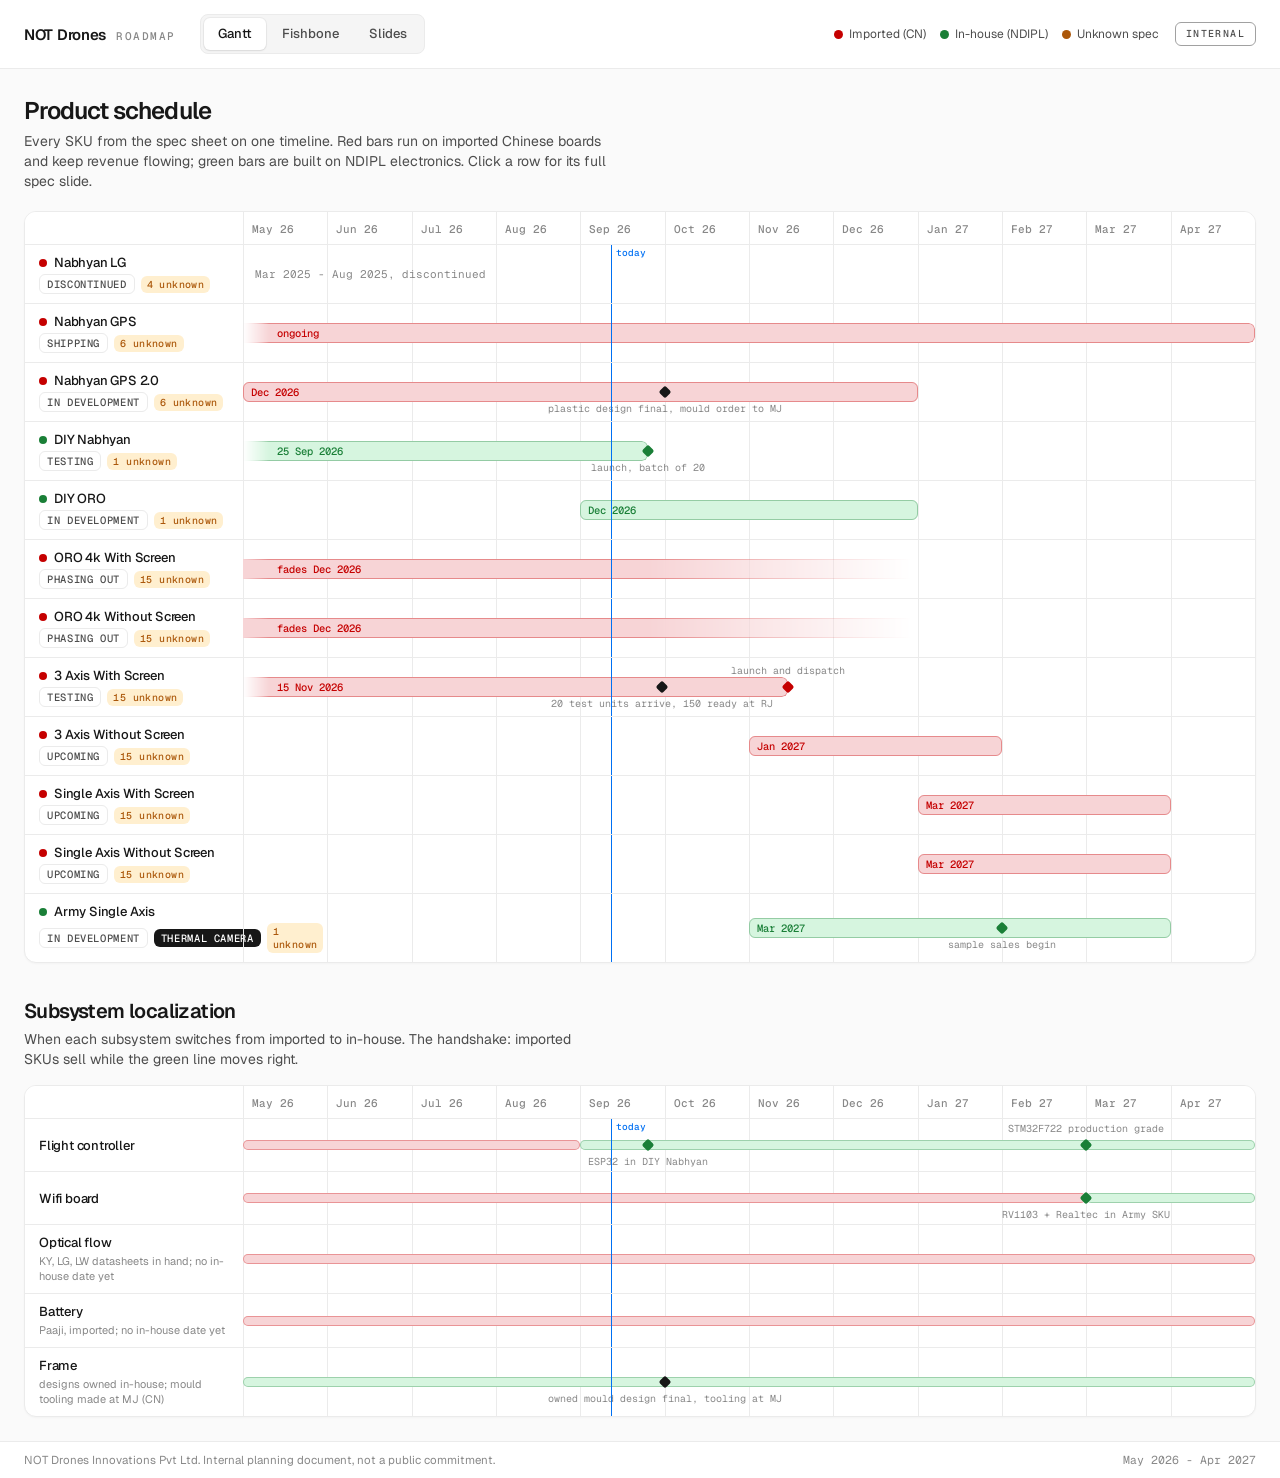
<file: internal/roadmap/index.html>
<!DOCTYPE html>
<!--
  ===========================================================================
  NOT DRONES - PRODUCT ROADMAP & LOCALIZATION TRACKER  (hidden internal page)
  ---------------------------------------------------------------------------
  Unlinked. Reachable only by typing:  <base-url>/internal/roadmap/
  Excluded from search via <meta robots> + /robots.txt.

  Three views of the same DATA object:
    1. Gantt      - product schedule + subsystem localization lanes
    2. Fishbone   - expandable spec tree per SKU
    3. Slides     - one presentation slide per SKU

  ✦ EDIT EVERYTHING IN ONE PLACE ✦
  All content lives in the DATA / FACTORIES / LANES objects in the <script>
  at the bottom. Specs, dates, factories, notes: change them there and every
  view re-renders. Origin color coding derives from FACTORIES[x].origin.

  Design tokens from /DESIGN.md (Vercel-inspired; see Project adaptations).
  ===========================================================================
-->
<html lang="en">
<head>
  <meta charset="UTF-8" />
  <meta name="viewport" content="width=device-width, initial-scale=1.0" />
  <meta name="robots" content="noindex, nofollow" />
  <meta name="theme-color" content="#fafafa" />
  <title>NOT Drones - Roadmap</title>
  <link rel="preconnect" href="https://fonts.googleapis.com" />
  <link rel="preconnect" href="https://fonts.gstatic.com" crossorigin />
  <link rel="stylesheet" href="https://fonts.googleapis.com/css2?family=Geist:wght@400;500;600&family=Geist+Mono:wght@400;500&display=swap" />
  <style>
    :root{
      /* DESIGN.md tokens (Vercel-inspired) */
      --ink:#171717; --body:#4d4d4d; --mute:#888888;
      --hairline:#ebebeb; --hairline-strong:#a1a1a1;
      --canvas:#ffffff; --canvas-soft:#fafafa; --canvas-soft-2:#f5f5f5;
      --link:#0070f3;
      /* Origin semantics (Project adaptations) */
      --imp:#c50000; --imp-soft:#f7d4d6; --imp-bg:#fdf3f3;
      --inh:#1a7f37; --inh-soft:#d6f5df; --inh-bg:#f2fbf5;
      --unk:#ab570a; --unk-soft:#ffefcf;
      --r-sm:6px; --r-md:8px; --r-lg:12px;
      --sans:"Geist",Inter,system-ui,-apple-system,sans-serif;
      --mono:"Geist Mono",ui-monospace,SFMono-Regular,Menlo,monospace;
      --shadow:0 1px 1px rgba(0,0,0,.04),0 4px 8px rgba(0,0,0,.04),0 0 0 1px var(--hairline);
      --shadow-hover:0 1px 1px rgba(0,0,0,.05),0 8px 22px rgba(0,0,0,.09),0 0 0 1px var(--hairline-strong);
    }
    *{box-sizing:border-box}
    html{color-scheme:light}
    html,body{margin:0;padding:0}
    body{
      background:var(--canvas-soft);color:var(--ink);font-family:var(--sans);
      -webkit-font-smoothing:antialiased;min-height:100dvh;display:flex;flex-direction:column;
      font-variant-numeric:tabular-nums;
    }
    button{font-family:var(--sans);touch-action:manipulation}
    h1,h2{text-wrap:balance}
    :is(button,a,[role="button"],[tabindex="0"]):focus-visible{
      outline:2px solid var(--link);outline-offset:2px;border-radius:var(--r-sm);
    }

    /* ============ header ============ */
    header{
      display:flex;align-items:center;gap:16px;flex-wrap:wrap;
      padding:14px 24px;background:var(--canvas);border-bottom:1px solid var(--hairline);
      position:sticky;top:0;z-index:40;
    }
    .brand{display:flex;align-items:baseline;gap:10px}
    .brand b{font-weight:600;font-size:15px;letter-spacing:-.3px}
    .brand span{font:500 11px/16px var(--mono);color:var(--mute);text-transform:uppercase;letter-spacing:.14em}
    .tabs{display:flex;gap:2px;background:var(--canvas-soft-2);border:1px solid var(--hairline);border-radius:var(--r-md);padding:3px;margin-left:8px}
    .tabs button{
      border:0;background:transparent;border-radius:var(--r-sm);padding:6px 14px;cursor:pointer;
      font:500 13px/20px var(--sans);color:var(--body);transition:background .15s,color .15s;
    }
    .tabs button:hover{color:var(--ink)}
    .tabs button[aria-selected="true"]{background:var(--canvas);color:var(--ink);box-shadow:0 1px 2px rgba(0,0,0,.08),0 0 0 1px var(--hairline)}
    .hspacer{flex:1}
    .legend{display:flex;gap:14px;align-items:center;flex-wrap:wrap}
    .legend .li{display:inline-flex;align-items:center;gap:6px;font:400 12px/16px var(--sans);color:var(--body)}
    .ldot{width:9px;height:9px;border-radius:50%;flex:none}
    .ldot.imp{background:var(--imp)} .ldot.inh{background:var(--inh)} .ldot.unk{background:var(--unk)}
    .conf{font:500 10px/14px var(--mono);letter-spacing:.14em;text-transform:uppercase;color:var(--body);
      border:1px solid var(--hairline-strong);padding:4px 10px;border-radius:var(--r-sm)}

    main{flex:1;display:flex;flex-direction:column;min-height:0}
    .view{display:none;flex:1;min-height:0}
    body[data-view="gantt"] #view-gantt{display:block}
    body[data-view="fishbone"] #view-fishbone{display:flex;flex-direction:column}
    body[data-view="slides"] #view-slides{display:flex;flex-direction:column}

    /* ============ shared chips ============ */
    .fchip{
      display:inline-flex;align-items:center;gap:5px;font:500 11px/14px var(--mono);
      border-radius:var(--r-sm);padding:2px 7px;border:1px solid;white-space:nowrap;
    }
    .fchip.imp{color:var(--imp);background:var(--imp-bg);border-color:var(--imp-soft)}
    .fchip.inh{color:var(--inh);background:var(--inh-bg);border-color:var(--inh-soft)}
    .badge-unk{
      display:inline-flex;font:500 10px/13px var(--mono);letter-spacing:.04em;
      color:var(--unk);background:var(--unk-soft);border-radius:var(--r-sm);padding:2px 6px;
    }
    .badge-na{color:var(--mute);font:400 12px/16px var(--mono)}
    .statuschip{
      display:inline-flex;font:500 10.5px/14px var(--mono);letter-spacing:.06em;text-transform:uppercase;
      color:var(--body);border:1px solid var(--hairline);background:var(--canvas);
      border-radius:var(--r-sm);padding:2px 7px;white-space:nowrap;
    }
    .tagchip{
      display:inline-flex;font:500 10.5px/14px var(--mono);letter-spacing:.06em;text-transform:uppercase;
      color:var(--canvas);background:var(--ink);border-radius:var(--r-sm);padding:2px 7px;white-space:nowrap;
    }
    .gnote{position:absolute;left:12px;top:50%;transform:translateY(-50%);font:400 11px/14px var(--mono);color:var(--mute)}

    /* ============ GANTT ============ */
    #view-gantt{overflow-y:auto;padding:24px}
    .gwrap{max-width:1280px;margin:0 auto}
    .gtitle{font:600 24px/32px var(--sans);letter-spacing:-.96px;margin:2px 0 4px}
    .gsub{font:400 14px/20px var(--sans);color:var(--body);max-width:65ch;margin:0 0 20px}
    .gscroll{overflow-x:auto;background:var(--canvas);border:1px solid var(--hairline);border-radius:var(--r-lg);box-shadow:0 1px 2px rgba(0,0,0,.03)}
    .gantt{min-width:1060px;position:relative}
    .gmonths{display:flex;border-bottom:1px solid var(--hairline);position:sticky;top:0;background:var(--canvas);z-index:5}
    .gmonths .gname{flex:none}
    .gmonths .gcell{flex:1;font:500 11px/14px var(--mono);color:var(--mute);padding:10px 0 8px 8px;border-left:1px solid var(--hairline)}
    .gname{width:218px;padding:0 14px;flex:none}
    .grow{display:flex;align-items:stretch;border-bottom:1px solid var(--hairline)}
    .grow[data-slide]{cursor:pointer;transition:background .12s}
    .grow[data-slide]:hover{background:var(--canvas-soft)}
    .grow:last-child{border-bottom:0}
    .grow .gname{display:flex;flex-direction:column;justify-content:center;gap:3px;padding-top:9px;padding-bottom:9px}
    .grow .gname .nm{font:500 13px/17px var(--sans);letter-spacing:-.2px;display:flex;align-items:center;gap:7px}
    .grow .gname .meta{display:flex;gap:6px;align-items:center}
    .odot{width:8px;height:8px;border-radius:50%;flex:none}
    .odot.imp{background:var(--imp)} .odot.inh{background:var(--inh)}
    .gtrack{flex:1;position:relative;min-height:52px}
    .ggrid{position:absolute;inset:0;display:flex;pointer-events:none}
    .ggrid i{flex:1;border-left:1px solid var(--hairline)}
    .gbar{
      position:absolute;top:50%;transform:translateY(-50%);height:20px;border-radius:var(--r-sm);
      display:flex;align-items:center;overflow:visible;
    }
    .gbar.imp{background:var(--imp-soft)} .gbar.inh{background:var(--inh-soft)}
    .gbar .fill{position:absolute;inset:0;border-radius:inherit}
    .gbar.imp .fill{border:1px solid color-mix(in srgb,var(--imp) 35%,transparent)}
    .gbar.inh .fill{border:1px solid color-mix(in srgb,var(--inh) 35%,transparent)}
    .gbar.open-start{border-top-left-radius:0;border-bottom-left-radius:0}
    .gbar.open-start .fill{border-left:0;
      -webkit-mask-image:linear-gradient(90deg,transparent,#000 26px);mask-image:linear-gradient(90deg,transparent,#000 26px)}
    .gbar.open-start{-webkit-mask-image:linear-gradient(90deg,transparent,#000 26px);mask-image:linear-gradient(90deg,transparent,#000 26px)}
    .gbar.fade-end{-webkit-mask-image:linear-gradient(90deg,#000 60%,transparent 99%);mask-image:linear-gradient(90deg,#000 60%,transparent 99%)}
    .gbar .blabel{position:relative;font:500 10.5px/14px var(--mono);padding:0 8px;white-space:nowrap}
    .gbar.imp .blabel{color:var(--imp)} .gbar.inh .blabel{color:var(--inh)}
    .gmark{position:absolute;top:50%;width:9px;height:9px;transform:translate(-50%,-50%) rotate(45deg);border-radius:2px;z-index:2}
    .gmark.imp{background:var(--imp)} .gmark.inh{background:var(--inh)} .gmark.ink{background:var(--ink)}
    .gmark-tip{position:absolute;top:calc(50% + 10px);transform:translateX(-50%);font:400 10px/13px var(--mono);color:var(--mute);white-space:nowrap}
    .today{position:absolute;top:0;bottom:0;width:1px;background:var(--link);z-index:4;pointer-events:none}
    .today::after{content:"today";position:absolute;top:2px;left:5px;font:500 9.5px/12px var(--mono);color:var(--link)}
    .gantt .grow ~ .grow .today::after{content:none}
    .gbar.open-start .blabel{padding-left:34px}
    .gmark-tip.up{top:auto;bottom:calc(50% + 10px)}

    .lanes-h{font:600 20px/28px var(--sans);letter-spacing:-.6px;margin:34px 0 4px}
    .lanes-sub{font:400 14px/20px var(--sans);color:var(--body);max-width:65ch;margin:0 0 16px}
    .lane .gname .nm{font-weight:500}
    .lseg{position:absolute;top:50%;transform:translateY(-50%);height:10px;border-radius:999px}
    .lseg.imp{background:var(--imp-soft);box-shadow:inset 0 0 0 1px color-mix(in srgb,var(--imp) 30%,transparent)}
    .lseg.inh{background:var(--inh-soft);box-shadow:inset 0 0 0 1px color-mix(in srgb,var(--inh) 30%,transparent)}
    .lnote{font:400 11px/15px var(--sans);color:var(--mute)}

    /* ============ FISHBONE ============ */
    #view-fishbone .fbbar{
      display:flex;gap:8px;align-items:center;padding:10px 24px;background:var(--canvas);
      border-bottom:1px solid var(--hairline);flex-wrap:wrap;
    }
    .btn{
      font:500 12.5px/18px var(--sans);color:var(--ink);background:var(--canvas);
      border:1px solid var(--hairline);border-radius:var(--r-sm);padding:6px 12px;cursor:pointer;
      transition:border-color .15s,color .15s;
    }
    .btn:hover{border-color:var(--hairline-strong)}
    .fbhint{font:400 12px/16px var(--sans);color:var(--mute);margin-left:auto}
    .fbviewport{flex:1;overflow:auto;position:relative;cursor:grab;background:var(--canvas-soft);overscroll-behavior:contain}
    .fbviewport.grabbing{cursor:grabbing;user-select:none}
    .fbstage{position:relative}
    .fbstage svg{position:absolute;left:0;top:0;pointer-events:none;z-index:1}
    .fnode{
      position:absolute;z-index:2;background:var(--canvas);border:1px solid var(--hairline);
      border-radius:var(--r-md);padding:8px 11px;box-shadow:var(--shadow);
      width:max-content;max-width:196px;user-select:none;
      transition:transform .35s cubic-bezier(.22,.61,.36,1),opacity .28s ease,box-shadow .15s;
    }
    .fnode.expandable{cursor:pointer}
    .fnode.expandable:hover{box-shadow:var(--shadow-hover)}
    .fnode .fdate{font:500 10.5px/14px var(--mono);color:var(--mute);display:flex;align-items:center;gap:6px;margin-bottom:3px}
    .fnode .flabel{font:500 13px/17px var(--sans);letter-spacing:-.2px}
    .fnode.product .flabel{font-weight:600;font-size:13.5px}
    .fnode .fexp{
      display:inline-flex;align-items:center;gap:4px;margin-top:7px;
      font:500 10.5px/14px var(--mono);color:var(--body);
      background:var(--canvas-soft-2);border:1px solid var(--hairline);border-radius:999px;padding:1px 8px;
    }
    .fnode.open .fexp .sg::before{content:"-"}
    .fnode .fexp .sg::before{content:"+"}
    .fnode .fvalue{font:400 11.5px/15px var(--mono);color:var(--body);margin-top:2px}
    .fnode .fvalue .badge-unk,.fnode .fvalue .badge-na{margin-left:2px}

    /* ============ SLIDES ============ */
    #view-slides{background:var(--canvas-soft-2)}
    .deck{flex:1;display:flex;align-items:center;justify-content:center;padding:22px;min-height:0}
    .slide{
      background:var(--canvas);border:1px solid var(--hairline);border-radius:var(--r-lg);
      box-shadow:0 1px 2px rgba(0,0,0,.04),0 12px 40px rgba(0,0,0,.07);
      width:min(1060px,100%);max-height:100%;overflow-y:auto;padding:40px 48px;
    }
    .slide .s-status{display:flex;gap:8px;align-items:center;flex-wrap:wrap;margin-bottom:14px}
    .slide h1{font:600 32px/40px var(--sans);letter-spacing:-1.28px;margin:0 0 6px}
    .slide h2{font:600 20px/28px var(--sans);letter-spacing:-.6px;margin:26px 0 10px}
    .slide .s-dates{font:500 13px/20px var(--mono);color:var(--body);margin:0 0 4px}
    .slide .s-note{font:400 14px/22px var(--sans);color:var(--body);max-width:72ch;margin:10px 0 0}
    .subsys{display:grid;grid-template-columns:repeat(auto-fit,minmax(250px,1fr));gap:12px;margin-top:18px}
    .subsys .card{border:1px solid var(--hairline);border-radius:var(--r-md);padding:12px 14px;background:var(--canvas)}
    .subsys .card.inh-card{background:var(--inh-bg);border-color:var(--inh-soft)}
    .subsys .card.imp-card{background:var(--imp-bg);border-color:var(--imp-soft)}
    .subsys .chead{display:flex;align-items:center;justify-content:space-between;gap:8px;margin-bottom:8px}
    .subsys .chead b{font:600 13px/18px var(--sans);letter-spacing:-.2px}
    .subsys dl{margin:0;display:grid;grid-template-columns:auto 1fr;gap:3px 12px}
    .subsys dt{font:400 11.5px/16px var(--sans);color:var(--mute)}
    .subsys dd{margin:0;font:500 11.5px/16px var(--mono);color:var(--ink);text-align:right}
    .deckbar{
      display:flex;align-items:center;gap:12px;padding:12px 24px;background:var(--canvas);
      border-top:1px solid var(--hairline);justify-content:center;
    }
    .deckbar .count{font:500 12px/16px var(--mono);color:var(--body);min-width:64px;text-align:center}
    .tslide h1{font-size:40px;line-height:46px;letter-spacing:-1.8px}
    .tslide .big-legend{display:flex;gap:22px;margin:22px 0 0;flex-wrap:wrap}
    .tslide .big-legend .li{display:flex;align-items:center;gap:8px;font:400 14px/20px var(--sans);color:var(--body)}
    .story{font:400 15px/24px var(--sans);color:var(--body);max-width:72ch;margin:14px 0 0}
    .sumgrid{display:grid;grid-template-columns:1fr;gap:8px;margin-top:16px}
    .sumrow{display:flex;align-items:center;gap:12px;border:1px solid var(--hairline);border-radius:var(--r-md);padding:10px 14px}
    .sumrow b{font:500 13px/18px var(--sans);width:150px;flex:none}
    .sumrow .st{font:500 12px/16px var(--mono)}
    .sumrow .st.inh{color:var(--inh)} .sumrow .st.imp{color:var(--imp)}
    .sumrow .why{font:400 12px/16px var(--sans);color:var(--mute);margin-left:auto;text-align:right}

    footer{
      display:flex;justify-content:space-between;gap:12px;flex-wrap:wrap;
      padding:10px 24px;background:var(--canvas);border-top:1px solid var(--hairline);
      font:400 11.5px/16px var(--sans);color:var(--mute);
    }
    footer .mono{font-family:var(--mono)}

    @media(max-width:720px){
      header{padding:10px 16px;gap:10px}
      .legend{display:none}
      #view-gantt{padding:14px}
      .gname{width:150px;padding:0 10px}
      .slide{padding:24px 20px}
      .slide h1{font-size:24px;line-height:30px;letter-spacing:-.9px}
      .tslide h1{font-size:28px;line-height:34px}
      .fbhint{display:none}
      .subsys dl{grid-template-columns:1fr}
      .subsys dd{text-align:left}
      .sumrow{flex-wrap:wrap}
      .sumrow .why{margin-left:0;text-align:left;width:100%}
    }
    @media (prefers-reduced-motion: reduce){
      *{transition:none !important;animation:none !important}
    }
  </style>
</head>
<body data-view="gantt">

  <header>
    <div class="brand"><b>NOT Drones</b><span>Roadmap</span></div>
    <div class="tabs" role="tablist" aria-label="View">
      <button role="tab" aria-selected="true" data-v="gantt">Gantt</button>
      <button role="tab" aria-selected="false" data-v="fishbone">Fishbone</button>
      <button role="tab" aria-selected="false" data-v="slides">Slides</button>
    </div>
    <div class="hspacer"></div>
    <div class="legend">
      <span class="li"><i class="ldot imp"></i>Imported (CN)</span>
      <span class="li"><i class="ldot inh"></i>In-house (NDIPL)</span>
      <span class="li"><i class="ldot unk"></i>Unknown spec</span>
    </div>
    <span class="conf">Internal</span>
  </header>

  <main>
    <section class="view" id="view-gantt"></section>

    <section class="view" id="view-fishbone">
      <div class="fbbar">
        <button class="btn" id="fb-expand">Expand all</button>
        <button class="btn" id="fb-collapse">Collapse all</button>
        <span class="fbhint">Click a node to expand. Drag to pan.</span>
      </div>
      <div class="fbviewport" id="fbviewport" tabindex="0" aria-label="Roadmap fishbone diagram, scrollable"><div class="fbstage" id="fbstage"><svg id="fbsvg"></svg></div></div>
    </section>

    <section class="view" id="view-slides">
      <div class="deck" id="deck"></div>
      <div class="deckbar">
        <button class="btn" id="s-prev" aria-label="Previous slide">&#8592; Prev</button>
        <span class="count" id="s-count" aria-live="polite"></span>
        <button class="btn" id="s-next" aria-label="Next slide">Next &#8594;</button>
      </div>
    </section>
  </main>

  <footer>
    <span>NOT Drones Innovations Pvt Ltd. Internal planning document, not a public commitment.</span>
    <span class="mono">May 2026 - Apr 2027</span>
  </footer>

  <!-- =====================================================================
       ★★★  SINGLE SOURCE OF TRUTH - EDIT THE ROADMAP HERE  ★★★
       FACTORIES: origin "cn" (imported, red) | "in" (NDIPL in-house, green)
       Products:  start/end "YYYY-MM" or "YYYY-MM-DD" | null = open/ongoing
                  status: shipping | testing | dev | upcoming | fading
       Specs:     value "Unknown" renders an amber badge, "NA" renders muted
       ===================================================================== -->
  <script>
  const TL = { first:"2026-05", last:"2027-04" };   // timeline range shown
  const TODAY = "2026-09-12";

  const FACTORIES = {
    LG:    { origin:"cn", note:"Chinese factory partner" },
    LW:    { origin:"cn", note:"Chinese factory partner (camera SDK, mobile app)" },
    Yongyu:{ origin:"cn", note:"Chinese factory partner" },
    BJ:    { origin:"cn", note:"Chinese factory partner" },
    RJ:    { origin:"cn", note:"Chinese factory partner" },
    MJ:    { origin:"cn", note:"Chinese mould factory" },
    KY:    { origin:"cn", note:"Chinese optical-flow supplier" },
    Paaji: { origin:"cn", note:"Battery supplier, imported" },
    NDIPL: { origin:"in", note:"NOT Drones in-house" }
  };

  const DATA = [
    {
      id:"nabhyan-lg", name:"Nabhyan LG", status:"discontinued",
      start:null, end:null, deadlineLabel:"stopped Aug 2025",
      rangeText:"Mar 2025 - Aug 2025, discontinued",
      note:"First non-GPS product, built end to end by LG. Ran March to August 2025 and is discontinued; the GPS SKUs took over.",
      fc:{f:"LG", s:{ MCU:"Panchip PAN2025D", Barometer:"SPL06-001", IMU:"Unknown", GPS:"NA", Compass:"NA", Wireless:"separate IC", Range:"200 m" }},
      wifi:{f:"LG", s:{ MPU:"Unknown", DDR:"NA", Camera:"1080p", Thermal:"NA", "Optical flow support":"Yes", "Wifi IC":"Unknown", Range:"200 m", "SD card":"NA" }},
      of:{f:"LG", s:{ Camera:"Unknown", Board:"Integrated with Wifi", Interface:"UART", Protocol:"Custom - available" }},
      battery:{f:"Paaji", s:{ Configuration:"1S" }},
      frame:{f:"NDIPL", s:{ Material:"Nabhyan Plastic" }}
    },
    {
      id:"nabhyan-gps", name:"Nabhyan GPS", status:"shipping",
      start:null, end:null, deadlineLabel:"ongoing",
      note:"Shipping now; a 200-unit batch is already sold. With-screen only today, no smart GPS features yet (RTH only). Uses a bought open-source mould that anyone can copy.",
      fc:{f:"Yongyu", s:{ MCU:"MM32", Barometer:"SPL06-001", IMU:"Unknown", GPS:"Unknown", Compass:"Unknown", Wireless:"separate IC", Range:"500 m" }},
      wifi:{f:"LW", s:{ MPU:"Unknown", DDR:"NA", Camera:"1080p", Thermal:"NA", "Optical flow support":"Yes", "Wifi IC":"Unknown", Range:"500 m", "SD card":"Available" }},
      of:{f:"LW", s:{ Camera:"Unknown", Board:"Integrated with Wifi", Interface:"UART", Protocol:"Custom - available" }},
      battery:{f:"Paaji", s:{ Configuration:"1S" }},
      frame:{f:"NDIPL", s:{ Material:"Nabhyan Plastic" }}
    },
    {
      id:"gps2", name:"Nabhyan GPS 2.0", status:"dev",
      start:"2026-05", end:"2026-12", deadlineLabel:"Dec 2026",
      markers:[ {d:"2026-10", label:"plastic design final, mould order to MJ", tone:"ink"} ],
      note:"Same circuitry and GPS hardware, transformed: LW mobile app unlocks follow-me and circle, with-screen and without-screen versions, and an NDIPL-designed plastic in an owned MJ mould replaces the copyable open-source shell. Plastic design ran May to Oct 2026.",
      fc:{f:"Yongyu", s:{ MCU:"MM32", Barometer:"SPL06-001", IMU:"Unknown", GPS:"Unknown", Compass:"Unknown", Wireless:"separate IC", Range:"500 m" }},
      wifi:{f:"LW", s:{ MPU:"Unknown", DDR:"NA", Camera:"1080p", Thermal:"NA", "Optical flow support":"Yes", "Wifi IC":"Unknown", Range:"500 m", "SD card":"Available" }},
      of:{f:"LW", s:{ Camera:"Unknown", Board:"Integrated with Wifi", Interface:"UART", Protocol:"Custom - available" }},
      battery:{f:"Paaji", s:{ Configuration:"1S" }},
      frame:{f:"NDIPL", s:{ Material:"New NDIPL design, MJ mould" }}
    },
    {
      id:"diy-nabhyan", name:"DIY Nabhyan", status:"testing",
      start:null, end:"2026-09-25", deadlineLabel:"25 Sep 2026",
      markers:[ {d:"2026-09-25", label:"launch, batch of 20", tone:"inh"} ],
      note:"First fully in-house electronics build: ESP32 flight controller with ESP-NOW comms, 160 g carbon fibre frame, motors and ESCs shared with Nabhyan GPS. Remaining before launch: takeoff feature, optical-flow position-hold tuning, landing refinement. Optical flow from KY with UART protocol datasheet; LG and LW datasheets also in hand.",
      fc:{f:"NDIPL", s:{ MCU:"ESP32", Barometer:"SPL06-001", IMU:"LSM6DS3TR-C", GPS:"NA", Compass:"NA", Wireless:"ESP-NOW", Range:"100 m" }},
      wifi:{f:"NDIPL", s:{ MPU:"NA", DDR:"NA", Camera:"NA", Thermal:"NA", "Optical flow support":"NA", "Wifi IC":"NA", Range:"NA", "SD card":"NA" }},
      of:{f:"KY", s:{ Camera:"Unknown", Board:"Integrated with Wifi", Interface:"UART", Protocol:"Custom - available" }},
      battery:{f:"Paaji", s:{ Configuration:"1S" }},
      frame:{f:"NDIPL", s:{ Material:"Carbon Fibre, 160 g" }}
    },
    {
      id:"diy-oro", name:"DIY ORO", status:"dev",
      start:"2026-09", end:"2026-12", deadlineLabel:"Dec 2026",
      note:"Parallel with DIY Nabhyan, extended by camera integration and range work: LoRa 3 km RC link with long-range testing, experiments with low-cost long-range modules, and the LW camera module for long-range video.",
      fc:{f:"NDIPL", s:{ MCU:"ESP32", Barometer:"SPL06-001", IMU:"LSM6DS3TR-C", GPS:"BN-880", Compass:"BN-880", Wireless:"LoRa", Range:"3 km" }},
      wifi:{f:"NDIPL", s:{ MPU:"NA", DDR:"NA", Camera:"NA", Thermal:"NA", "Optical flow support":"NA", "Wifi IC":"NA", Range:"NA", "SD card":"NA" }},
      of:{f:"LG", s:{ Camera:"Unknown", Board:"Integrated with Wifi", Interface:"UART", Protocol:"Custom - available" }},
      battery:{f:"Paaji", s:{ Configuration:"2S" }},
      frame:{f:"NDIPL", s:{ Material:"Carbon Fibre" }}
    },
    {
      id:"oro4k-ws", name:"ORO 4k With Screen", status:"fading",
      start:null, end:"2026-12", deadlineLabel:"fades Dec 2026",
      note:"In market since March 2025, selling from BJ; ends now that the RJ 3-Axis line starts, fully replaced by December 2026.",
      fc:{f:"BJ", s:{ MCU:"Unknown", Barometer:"Unknown", IMU:"Unknown", GPS:"Unknown", Compass:"Unknown", Wireless:"Unknown", Range:"Unknown" }},
      wifi:{f:"BJ", s:{ MPU:"Unknown", DDR:"Unknown", Camera:"Unknown", Thermal:"NA", "Optical flow support":"Unknown", "Wifi IC":"Unknown", Range:"3 km", "SD card":"Available" }},
      of:{f:"BJ", s:{ Camera:"Unknown", Board:"Integrated with Wifi", Interface:"Unknown", Protocol:"Unknown" }},
      battery:{f:"Paaji", s:{ Configuration:"2S" }},
      frame:{f:"NDIPL", s:{ Material:"ORO Plastic" }}
    },
    {
      id:"oro4k-wos", name:"ORO 4k Without Screen", status:"fading",
      start:null, end:"2026-12", deadlineLabel:"fades Dec 2026",
      note:"In market since March 2025; same fade-out as the with-screen version. Video goes to a phone app over general WiFi, so range is lower than the screen version.",
      fc:{f:"BJ", s:{ MCU:"Unknown", Barometer:"Unknown", IMU:"Unknown", GPS:"Unknown", Compass:"Unknown", Wireless:"Unknown", Range:"Unknown" }},
      wifi:{f:"BJ", s:{ MPU:"Unknown", DDR:"Unknown", Camera:"Unknown", Thermal:"NA", "Optical flow support":"Unknown", "Wifi IC":"Unknown", Range:"3 km", "SD card":"Available" }},
      of:{f:"BJ", s:{ Camera:"Unknown", Board:"Integrated with Wifi", Interface:"Unknown", Protocol:"Unknown" }},
      battery:{f:"Paaji", s:{ Configuration:"2S" }},
      frame:{f:"NDIPL", s:{ Material:"ORO Plastic" }}
    },
    {
      id:"3axis-ws", name:"3 Axis With Screen", status:"testing",
      start:null, end:"2026-11-15", deadlineLabel:"15 Nov 2026",
      markers:[ {d:"2026-09-30", label:"20 test units arrive, 150 ready at RJ", tone:"ink"},
                {d:"2026-11-15", label:"launch and dispatch", tone:"imp"} ],
      note:"In testing now. 20 units reach our facility by end September while RJ holds 150 ready; launch and dispatch on 15 Nov 2026. Replaces ORO 4k.",
      fc:{f:"RJ", s:{ MCU:"Unknown", Barometer:"Unknown", IMU:"Unknown", GPS:"Unknown", Compass:"Unknown", Wireless:"Unknown", Range:"Unknown" }},
      wifi:{f:"RJ", s:{ MPU:"Unknown", DDR:"Unknown", Camera:"Unknown", Thermal:"NA", "Optical flow support":"Unknown", "Wifi IC":"Unknown", Range:"3 km", "SD card":"Available" }},
      of:{f:"RJ", s:{ Camera:"Unknown", Board:"Integrated with Wifi", Interface:"Unknown", Protocol:"Unknown" }},
      battery:{f:"Paaji", s:{ Configuration:"2S" }},
      frame:{f:"NDIPL", s:{ Material:"MJ Plastic" }}
    },
    {
      id:"3axis-wos", name:"3 Axis Without Screen", status:"upcoming",
      start:"2026-11", end:"2027-01", deadlineLabel:"Jan 2027",
      note:"Follows the with-screen launch. Phone-app video over general WiFi; needs the LW camera SDK path, no display board development.",
      fc:{f:"RJ", s:{ MCU:"Unknown", Barometer:"Unknown", IMU:"Unknown", GPS:"Unknown", Compass:"Unknown", Wireless:"Unknown", Range:"Unknown" }},
      wifi:{f:"RJ", s:{ MPU:"Unknown", DDR:"Unknown", Camera:"Unknown", Thermal:"NA", "Optical flow support":"Unknown", "Wifi IC":"Unknown", Range:"3 km", "SD card":"Available" }},
      of:{f:"RJ", s:{ Camera:"Unknown", Board:"Integrated with Wifi", Interface:"Unknown", Protocol:"Unknown" }},
      battery:{f:"Paaji", s:{ Configuration:"2S" }},
      frame:{f:"NDIPL", s:{ Material:"MJ Plastic" }}
    },
    {
      id:"single-ws", name:"Single Axis With Screen", status:"upcoming",
      start:"2027-01", end:"2027-03", deadlineLabel:"Mar 2027",
      note:"Launches early 2027, once 3-Axis sales are stable. Yongyu flight controller with LW wifi board and a separate optical-flow board. With-screen needs a new display board with a DSI cable, a separate development track, and gives longer video range.",
      fc:{f:"Yongyu", s:{ MCU:"Unknown", Barometer:"Unknown", IMU:"Unknown", GPS:"Unknown", Compass:"Unknown", Wireless:"Unknown", Range:"Unknown" }},
      wifi:{f:"LW", s:{ MPU:"Unknown", DDR:"Unknown", Camera:"Unknown", Thermal:"NA", "Optical flow support":"Unknown", "Wifi IC":"Unknown", Range:"3 km", "SD card":"Available" }},
      of:{f:"LW", s:{ Camera:"Unknown", Board:"Separate", Interface:"Unknown", Protocol:"Unknown" }},
      battery:{f:"Paaji", s:{ Configuration:"2S" }},
      frame:{f:"NDIPL", s:{ Material:"MJ Plastic" }}
    },
    {
      id:"single-wos", name:"Single Axis Without Screen", status:"upcoming",
      start:"2027-01", end:"2027-03", deadlineLabel:"Mar 2027",
      note:"Launches early 2027 with the with-screen version, once 3-Axis sales are stable. Phone-app video over general WiFi via the LW camera SDK; lower range than the screen version.",
      fc:{f:"Yongyu", s:{ MCU:"Unknown", Barometer:"Unknown", IMU:"Unknown", GPS:"Unknown", Compass:"Unknown", Wireless:"Unknown", Range:"Unknown" }},
      wifi:{f:"LW", s:{ MPU:"Unknown", DDR:"Unknown", Camera:"Unknown", Thermal:"NA", "Optical flow support":"Unknown", "Wifi IC":"Unknown", Range:"3 km", "SD card":"Available" }},
      of:{f:"LW", s:{ Camera:"Unknown", Board:"Separate", Interface:"Unknown", Protocol:"Unknown" }},
      battery:{f:"Paaji", s:{ Configuration:"2S" }},
      frame:{f:"NDIPL", s:{ Material:"MJ Plastic" }}
    },
    {
      id:"army-single", name:"Army Single Axis", status:"dev", tags:["Thermal camera"],
      start:"2026-11", end:"2027-03", deadlineLabel:"Mar 2027",
      markers:[ {d:"2027-02", label:"sample sales begin", tone:"inh"} ],
      note:"Internal R&D defence configuration, without screen, carrying the Anna thermal camera as its headline payload. In-house STM32F722 flight controller and RV1103 wifi board with Realtec wifi IC; LoRa 3 km link; RJ separate optical flow. Sample sales start around February 2027; the proof that the in-house stack reaches production grade.",
      fc:{f:"NDIPL", s:{ MCU:"STM32F722", Barometer:"SPL06-001", IMU:"ICM42605", GPS:"BN-880", Compass:"BN-880", Wireless:"LoRa", Range:"3 km" }},
      wifi:{f:"NDIPL", s:{ MPU:"RV1103", DDR:"NA", Camera:"1080p", Thermal:"Anna", "Optical flow support":"NA", "Wifi IC":"Realtec", Range:"3 km", "SD card":"Available" }},
      of:{f:"RJ", s:{ Camera:"Unknown", Board:"Separate", Interface:"UART", Protocol:"Custom - available" }},
      battery:{f:"Paaji", s:{ Configuration:"2S" }},
      frame:{f:"NDIPL", s:{ Material:"MJ Plastic" }}
    }
  ];

  /* Subsystem localization lanes: segments of {from,to,origin}, plus markers */
  const LANES = [
    { name:"Flight controller",
      segs:[ {from:null,to:"2026-09",o:"imp"}, {from:"2026-09",to:null,o:"inh"} ],
      markers:[ {d:"2026-09-25", label:"ESP32 in DIY Nabhyan", tone:"inh"},
                {d:"2027-03", label:"STM32F722 production grade", tone:"inh"} ],
      note:"" },
    { name:"Wifi board",
      segs:[ {from:null,to:"2027-03",o:"imp"}, {from:"2027-03",to:null,o:"inh"} ],
      markers:[ {d:"2027-03", label:"RV1103 + Realtec in Army SKU", tone:"inh"} ],
      note:"" },
    { name:"Optical flow",
      segs:[ {from:null,to:null,o:"imp"} ],
      markers:[],
      note:"KY, LG, LW datasheets in hand; no in-house date yet" },
    { name:"Battery",
      segs:[ {from:null,to:null,o:"imp"} ],
      markers:[],
      note:"Paaji, imported; no in-house date yet" },
    { name:"Frame",
      segs:[ {from:null,to:null,o:"inh"} ],
      markers:[ {d:"2026-10", label:"owned mould design final, tooling at MJ", tone:"ink"} ],
      note:"designs owned in-house; mould tooling made at MJ (CN)" }
  ];

  /* ============================ ENGINE ============================ */
  const STATUS = { shipping:"Shipping", testing:"Testing", dev:"In development", upcoming:"Upcoming", fading:"Phasing out", discontinued:"Discontinued" };
  const tagchips = p => (p.tags||[]).map(t=>`<span class="tagchip">${esc(t)}</span>`).join("");

  const mIdx = s => { const [y,m] = s.split("-").map(Number); return (y-2026)*12 + (m-5); };
  const N_MONTHS = mIdx(TL.last) + 1;
  const dX = s => { if(!s) return null;
    const p = s.split("-"); let x = mIdx(p[0]+"-"+p[1]);
    if(p[2]) x += (Number(p[2])-1)/30; return x; };
  const pct = x => (x / N_MONTHS * 100) + "%";
  const monthName = i => {
    const d = new Date(2026, 4 + i, 1);
    return d.toLocaleString("en", {month:"short"}) + " " + String(d.getFullYear()).slice(2);
  };
  const esc = s => String(s).replace(/&/g,"&amp;").replace(/</g,"&lt;").replace(/>/g,"&gt;");

  const originOf = f => FACTORIES[f] ? FACTORIES[f].origin : "cn";
  const coreOrigin = p => (originOf(p.fc.f)==="in" && originOf(p.wifi.f)==="in") ? "inh" : "imp";
  const unknownCount = p => ["fc","wifi","of","battery","frame"]
    .reduce((n,k)=> n + Object.values(p[k].s).filter(v=>v==="Unknown").length, 0);
  const specVal = v =>
    v==="Unknown" ? '<span class="badge-unk">Unknown</span>' :
    v==="NA"      ? '<span class="badge-na">NA</span>' : esc(v);
  const fchip = f => `<span class="fchip ${originOf(f)==="in"?"inh":"imp"}">${esc(f)}</span>`;

  /* ---------------- GANTT ---------------- */
  function ganttMarkers(markers){
    return (markers||[]).map((m,i)=>{
      const x = pct(dX(m.d));
      return `<span class="gmark ${m.tone||"ink"}" style="left:${x}" title="${esc(m.label)}"></span>`+
             `<span class="gmark-tip${i%2?" up":""}" style="left:${x}">${esc(m.label)}</span>`;
    }).join("");
  }
  function ganttBar(p){
    if(p.status==="discontinued")
      return `<span class="gnote">${esc(p.rangeText||p.deadlineLabel)}</span>`;
    const s = p.start ? dX(p.start) : 0;
    const e = p.end   ? dX(p.end)+ (p.end.length===7 ? 1 : 0) : N_MONTHS;  // month end = start of next
    const cls = [ "gbar", coreOrigin(p),
      !p.start ? "open-start":"", (p.status==="fading") ? "fade-end":"" ].join(" ");
    const label = p.deadlineLabel;
    return `<div class="${cls}" style="left:${pct(s)};width:${pct(e-s).replace("%","")}%">
      <span class="fill"></span><span class="blabel">${esc(label)}</span></div>`;
  }
  function renderGantt(){
    const grid = `<div class="ggrid">${"<i></i>".repeat(N_MONTHS)}</div>`;
    const months = `<div class="gmonths"><div class="gname"></div>${
      Array.from({length:N_MONTHS},(_,i)=>`<div class="gcell">${monthName(i)}</div>`).join("")}</div>`;
    const today = `<span class="today" style="left:${pct(dX(TODAY))}"></span>`;

    const rows = DATA.map(p=>`
      <div class="grow" data-slide="${p.id}" role="button" tabindex="0" title="Open slide: ${esc(p.name)}">
        <div class="gname">
          <span class="nm"><i class="odot ${coreOrigin(p)}"></i>${esc(p.name)}</span>
          <span class="meta"><span class="statuschip">${STATUS[p.status]}</span>${tagchips(p)}${
            unknownCount(p) ? `<span class="badge-unk">${unknownCount(p)} unknown</span>` : ""}</span>
        </div>
        <div class="gtrack">${grid}${today}${ganttBar(p)}${ganttMarkers(p.markers)}</div>
      </div>`).join("");

    const lanes = LANES.map(l=>{
      const segs = l.segs.map(sg=>{
        const a = sg.from ? dX(sg.from) : 0;
        const b = sg.to   ? dX(sg.to)   : N_MONTHS;
        return `<span class="lseg ${sg.o}" style="left:${pct(a)};width:${(b-a)/N_MONTHS*100}%"></span>`;
      }).join("");
      return `<div class="grow lane">
        <div class="gname"><span class="nm">${esc(l.name)}</span>${
          l.note?`<span class="lnote">${esc(l.note)}</span>`:""}</div>
        <div class="gtrack">${grid}${today}${segs}${ganttMarkers(l.markers)}</div>
      </div>`;
    }).join("");

    document.getElementById("view-gantt").innerHTML = `
      <div class="gwrap">
        <h1 class="gtitle">Product schedule</h1>
        <p class="gsub">Every SKU from the spec sheet on one timeline. Red bars run on imported Chinese boards and keep revenue flowing; green bars are built on NDIPL electronics. Click a row for its full spec slide.</p>
        <div class="gscroll"><div class="gantt">${months}${rows}</div></div>
        <h2 class="lanes-h">Subsystem localization</h2>
        <p class="lanes-sub">When each subsystem switches from imported to in-house. The handshake: imported SKUs sell while the green line moves right.</p>
        <div class="gscroll"><div class="gantt">${months}${lanes}</div></div>
      </div>`;

    document.querySelectorAll(".grow[data-slide]").forEach(r=>{
      r.addEventListener("click",()=>{ openSlideFor(r.dataset.slide); });
      r.addEventListener("keydown",e=>{ if(e.key==="Enter"||e.key===" "){ e.preventDefault(); openSlideFor(r.dataset.slide); }});
    });
  }

  /* ---------------- FISHBONE ---------------- */
  const SUBSYS = [ ["fc","Flight controller"], ["wifi","Wifi board"], ["of","Optical flow"], ["battery","Battery"], ["frame","Frame"] ];
  function fbTree(){
    return DATA.map(p=>({
      id:p.id, label:p.name, date:p.deadlineLabel, product:p,
      children: SUBSYS.map(([k,label])=>({
        id:p.id+"."+k, label, factory:p[k].f,
        children: Object.entries(p[k].s).map(([sk,sv])=>({
          id:p.id+"."+k+"."+sk, label:sk, value:sv }))
      }))
    }));
  }
  const FB = { nodes: fbTree(), expanded: new Set(), els: new Map() };
  const LEAF_W = 216, GAPX = 36, LV = 118, HPAD = 70, VPAD = 60;

  function fbLayoutNode(n, side, depth, x0){
    n.side = side; n.depth = depth;
    const kids = (FB.expanded.has(n.id) && n.children) ? n.children : [];
    if(!kids.length){ n.x = x0 + LEAF_W/2; return LEAF_W; }
    let c = x0, first=null, last=null;
    kids.forEach(k=>{ const w = fbLayoutNode(k, side, depth+1, c); c += w; if(first===null) first=k.x; last=k.x; });
    n.x = (first+last)/2;
    return c - x0;
  }
  function fbVisible(n, parent){ return !parent || FB.expanded.has(parent.id); }

  function fbRender(animateFrom){
    const stage = document.getElementById("fbstage");
    const svg = document.getElementById("fbsvg");
    let cursor = 0;
    FB.nodes.forEach((m,i)=>{
      m.sideSign = (i%2===0) ? -1 : 1;
      const w = fbLayoutNode(m, m.sideSign, 1, cursor);
      cursor += Math.max(w, LEAF_W) + GAPX;
    });
    const contentW = Math.max(cursor - GAPX, LEAF_W);
    let topD=1, botD=1;
    const scan = (n)=>{ if(n.sideSign<0 || n.side<0) topD=Math.max(topD,n.depth); else botD=Math.max(botD,n.depth);
      if(FB.expanded.has(n.id) && n.children) n.children.forEach(scan); };
    FB.nodes.forEach(scan);
    const spineY = topD*LV + VPAD + 40;
    const worldW = HPAD*2 + contentW, worldH = spineY + botD*LV + VPAD + 40;
    stage.style.width = worldW+"px"; stage.style.height = worldH+"px";
    svg.setAttribute("width", worldW); svg.setAttribute("height", worldH);

    let paths = [`<line x1="${HPAD-30}" y1="${spineY}" x2="${worldW-HPAD+30}" y2="${spineY}" stroke="var(--hairline-strong)" stroke-width="1.5"/>`];
    const seen = new Set();

    function place(n, parent){
      if(parent && !FB.expanded.has(parent.id)){ if(FB.els.has(n.id)){FB.els.get(n.id).remove(); FB.els.delete(n.id);}
        if(n.children) n.children.forEach(c=>place(c,n)); return; }
      const wx = HPAD + n.x;
      const wy = parent ? (spineY + n.side * n.depth * LV) : (spineY + n.sideSign * LV);
      n.side = parent ? n.side : n.sideSign;
      seen.add(n.id);
      let el = FB.els.get(n.id);
      if(!el){
        el = document.createElement("div");
        el.className = "fnode" + (n.product ? " product":"") + (n.children ? " expandable":"");
        if(n.product){
          const p = n.product;
          el.innerHTML = `<div class="fdate"><i class="odot ${coreOrigin(p)}"></i>${esc(n.date)}</div>
            <div class="flabel">${esc(n.label)}</div>
            <div style="margin-top:5px;display:flex;gap:5px;flex-wrap:wrap">
              <span class="statuschip">${STATUS[p.status]}</span>${tagchips(p)}${
              unknownCount(p)?`<span class="badge-unk">${unknownCount(p)} unknown</span>`:""}</div>
            <span class="fexp"><span class="sg"></span> ${n.children.length}</span>`;
        } else if(n.children){
          el.innerHTML = `<div class="flabel">${esc(n.label)}</div>
            <div style="margin-top:5px">${fchip(n.factory)}</div>
            <span class="fexp"><span class="sg"></span> ${n.children.length}</span>`;
        } else {
          el.innerHTML = `<div class="flabel" style="font-weight:500;font-size:12px">${esc(n.label)}</div>
            <div class="fvalue">${specVal(n.value)}</div>`;
        }
        if(n.children){
          el.setAttribute("role","button"); el.setAttribute("tabindex","0");
          el.setAttribute("aria-expanded", String(FB.expanded.has(n.id)));
          el.addEventListener("click", e=>{ e.stopPropagation(); fbToggle(n); });
          el.addEventListener("keydown", e=>{ if(e.key==="Enter"||e.key===" "){ e.preventDefault(); fbToggle(n); }});
        }
        stage.appendChild(el);
        FB.els.set(n.id, el);
        el._tx = wx; el._ty = wy;
        const fx = animateFrom && animateFrom.has(n.id) ? animateFrom.get(n.id) : {x:wx, y:wy};
        el.style.transform = `translate(${fx.x - el.offsetWidth/2}px, ${fx.y - el.offsetHeight/2}px)`;
        el.style.opacity = "0";
        /* read el._tx at frame time: a re-render in the same frame may have
           moved the target, and this callback must not restore stale coords */
        requestAnimationFrame(()=>{ el.style.opacity="1";
          el.style.transform = `translate(${el._tx - el.offsetWidth/2}px, ${el._ty - el.offsetHeight/2}px)`; });
      } else {
        el.classList.toggle("open", FB.expanded.has(n.id));
        if(n.children) el.setAttribute("aria-expanded", String(FB.expanded.has(n.id)));
        el._tx = wx; el._ty = wy;
        el.style.transform = `translate(${wx - el.offsetWidth/2}px, ${wy - el.offsetHeight/2}px)`;
        el.style.opacity = "1";
      }
      n.wx = wx; n.wy = wy;
      if(parent){
        paths.push(`<path d="M ${parent.wx} ${parent.wy} C ${parent.wx} ${(parent.wy+wy)/2}, ${wx} ${(parent.wy+wy)/2}, ${wx} ${wy}" fill="none" stroke="var(--hairline-strong)" stroke-width="1"/>`);
      } else {
        paths.push(`<line x1="${wx}" y1="${spineY}" x2="${wx}" y2="${wy}" stroke="var(--hairline-strong)" stroke-width="1"/>`);
        paths.push(`<circle cx="${wx}" cy="${spineY}" r="3" fill="var(--hairline-strong)"/>`);
      }
      if(n.children) n.children.forEach(c=>{ c.side = n.side; place(c, n); });
    }
    FB.nodes.forEach(m=>place(m, null));
    for(const [id,el] of FB.els){ if(!seen.has(id)){ el.remove(); FB.els.delete(id); } }
    svg.innerHTML = paths.join("");
  }
  function fbToggle(n){
    const from = new Map();
    if(!FB.expanded.has(n.id) && n.children){
      n.children.forEach(c=>from.set(c.id,{x:HPAD+n.x, y:n.wy}));
      FB.expanded.add(n.id);
    } else FB.expanded.delete(n.id);
    fbRender(from);
  }
  function fbAll(open){
    FB.expanded.clear();
    /* expand to subsystem level only; individual specs stay click-to-open,
       a full spec expansion would be ~50k px wide and unreadable */
    if(open) FB.nodes.forEach(n=>FB.expanded.add(n.id));
    fbRender();
  }
  document.getElementById("fb-expand").addEventListener("click", ()=>fbAll(true));
  document.getElementById("fb-collapse").addEventListener("click", ()=>fbAll(false));

  (function pan(){
    const vp = document.getElementById("fbviewport");
    let down=false, sx=0, sy=0, sl=0, st=0;
    vp.addEventListener("pointerdown", e=>{ if(e.target.closest(".fnode")) return;
      down=true; sx=e.clientX; sy=e.clientY; sl=vp.scrollLeft; st=vp.scrollTop;
      vp.classList.add("grabbing"); vp.setPointerCapture(e.pointerId); });
    vp.addEventListener("pointermove", e=>{ if(!down) return;
      vp.scrollLeft = sl-(e.clientX-sx); vp.scrollTop = st-(e.clientY-sy); });
    ["pointerup","pointercancel"].forEach(ev=>vp.addEventListener(ev, ()=>{ down=false; vp.classList.remove("grabbing"); }));
  })();

  /* ---------------- SLIDES ---------------- */
  function productSlide(p){
    const cards = SUBSYS.map(([k,label])=>{
      const o = originOf(p[k].f)==="in" ? "inh" : "imp";
      const rows = Object.entries(p[k].s)
        .map(([sk,sv])=>`<dt>${esc(sk)}</dt><dd>${specVal(sv)}</dd>`).join("");
      return `<div class="card ${o}-card"><div class="chead"><b>${label}</b>${fchip(p[k].f)}</div><dl>${rows}</dl></div>`;
    }).join("");
    return `<div class="slide">
      <div class="s-status"><span class="statuschip">${STATUS[p.status]}</span>${tagchips(p)}${
        unknownCount(p)?`<span class="badge-unk">${unknownCount(p)} unknown specs</span>`:""}
        <span class="fchip ${coreOrigin(p)}">${coreOrigin(p)==="inh"?"in-house core":"imported core"}</span></div>
      <h1>${esc(p.name)}</h1>
      <p class="s-dates">${p.rangeText ? esc(p.rangeText) :
        (p.start? esc(fmtDate(p.start))+" &rarr; " : "in market &rarr; ") + (p.end? esc(fmtDate(p.end)) : "ongoing")}</p>
      ${p.note?`<p class="s-note">${esc(p.note)}</p>`:""}
      <div class="subsys">${cards}</div>
    </div>`;
  }
  function fmtDate(s){ const p=s.split("-");
    const d=new Date(Number(p[0]), Number(p[1])-1, Number(p[2]||1));
    return (p[2]? d.getDate()+" ":"") + d.toLocaleString("en",{month:"short"}) + " " + d.getFullYear(); }

  function titleSlide(){
    return `<div class="slide tslide">
      <h1>From imported to in-house</h1>
      <p class="story">Twelve SKUs, one plan. Chinese factory builds (Yongyu, LW, BJ, RJ) keep revenue flowing today, while NDIPL electronics come online underneath them: ESP32 flight control launches now in DIY Nabhyan, LoRa long range lands in December with DIY ORO, and the production-grade STM32 stack with the Anna thermal camera proves out in the Army single axis, selling samples from February 2027. Each slide is one SKU from the spec sheet; amber marks what we still need to find out.</p>
      <div class="big-legend">
        <span class="li"><i class="ldot imp"></i>Imported (Chinese factory)</span>
        <span class="li"><i class="ldot inh"></i>In-house (NDIPL)</span>
        <span class="li"><i class="ldot unk"></i>Unknown, to be confirmed</span>
      </div></div>`;
  }
  function summarySlide(){
    const rows = LANES.map(l=>{
      const finalO = l.segs[l.segs.length-1].o;
      const when = finalO==="inh"
        ? (l.segs.length>1 ? "in-house from " + fmtDate(l.segs[l.segs.length-1].from) : "in-house from day one")
        : "imported, no date yet";
      return `<div class="sumrow"><b>${esc(l.name)}</b>
        <span class="st ${finalO}">${esc(when)}</span>
        ${l.note?`<span class="why">${esc(l.note)}</span>`:""}</div>`;
    }).join("");
    return `<div class="slide"><h1>Localization scorecard</h1>
      <p class="s-note">Where each subsystem stands on the path in-house.</p>
      <div class="sumgrid">${rows}</div></div>`;
  }

  const SLIDES = [ {id:"_title", html:titleSlide()},
    ...DATA.map(p=>({id:p.id, html:productSlide(p)})),
    {id:"_summary", html:summarySlide()} ];
  let slideIdx = 0;
  function showSlide(i){
    slideIdx = Math.max(0, Math.min(SLIDES.length-1, i));
    document.getElementById("deck").innerHTML = SLIDES[slideIdx].html;
    document.getElementById("s-count").textContent = (slideIdx+1) + " / " + SLIDES.length;
    if(document.body.dataset.view==="slides") syncURL();
  }
  function openSlideFor(id){
    const i = SLIDES.findIndex(s=>s.id===id);
    setView("slides"); showSlide(i<0?0:i);
  }
  document.getElementById("s-prev").addEventListener("click", ()=>showSlide(slideIdx-1));
  document.getElementById("s-next").addEventListener("click", ()=>showSlide(slideIdx+1));
  document.addEventListener("keydown", e=>{
    if(document.body.dataset.view!=="slides") return;
    if(e.key==="ArrowRight"||e.key==="PageDown") showSlide(slideIdx+1);
    if(e.key==="ArrowLeft"||e.key==="PageUp") showSlide(slideIdx-1);
  });

  /* ---------------- view switching ---------------- */
  function setView(v){
    document.body.dataset.view = v;
    document.querySelectorAll(".tabs button").forEach(b=>b.setAttribute("aria-selected", String(b.dataset.v===v)));
    if(v==="fishbone" && !FB.els.size) fbRender();
    syncURL();
  }
  function syncURL(){
    const u = new URL(location.href);
    u.searchParams.set("view", document.body.dataset.view);
    if(document.body.dataset.view==="slides" && SLIDES[slideIdx].id[0] !== "_")
      u.searchParams.set("sku", SLIDES[slideIdx].id);
    else u.searchParams.delete("sku");
    history.replaceState(null, "", u);
  }
  document.querySelectorAll(".tabs button").forEach(b=>b.addEventListener("click", ()=>setView(b.dataset.v)));

  renderGantt();
  showSlide(0);

  /* deep links: ?view=gantt|fishbone|slides[&sku=<id>][&expand=1] */
  const q = new URLSearchParams(location.search);
  const qv = q.get("view");
  if(qv==="fishbone"){ setView("fishbone"); if(q.get("expand")) fbAll(true); }
  else if(qv==="slides"){ q.get("sku") ? openSlideFor(q.get("sku")) : setView("slides"); }
  </script>
</body>
</html>
</file>
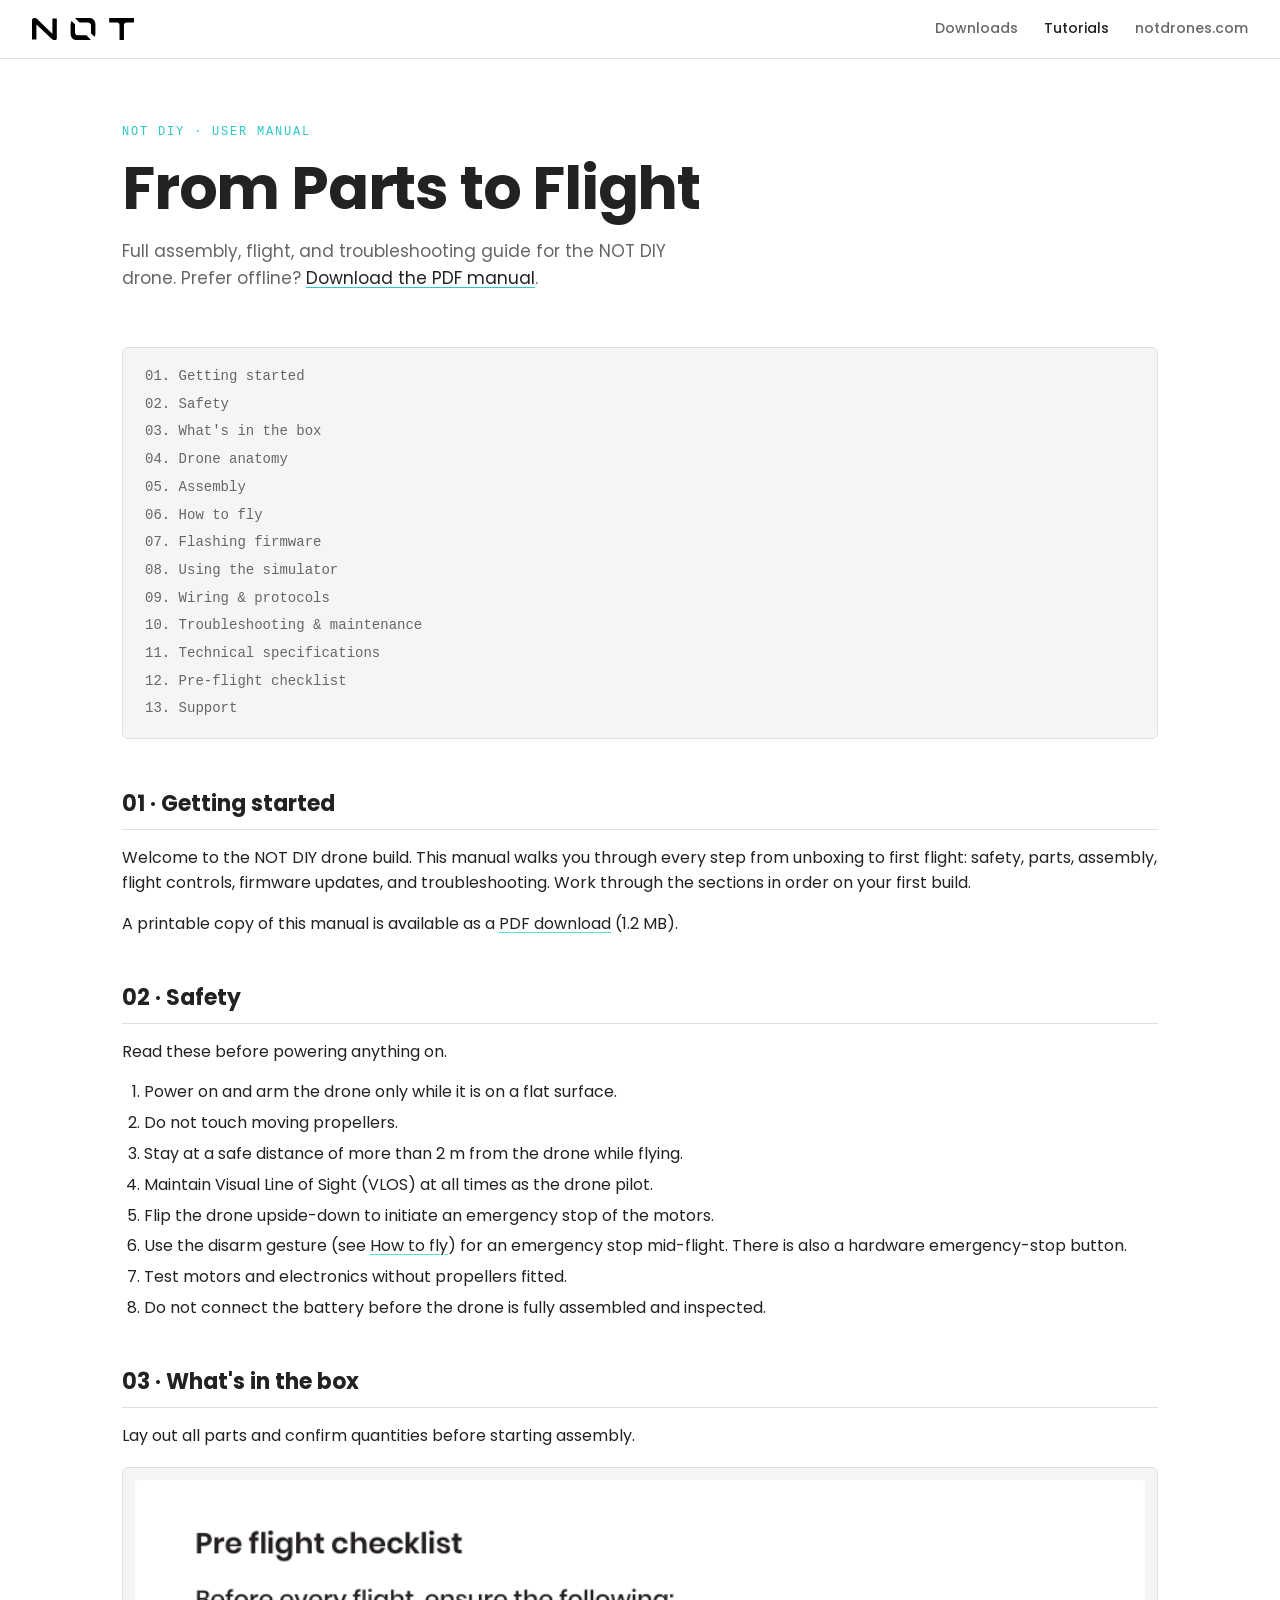
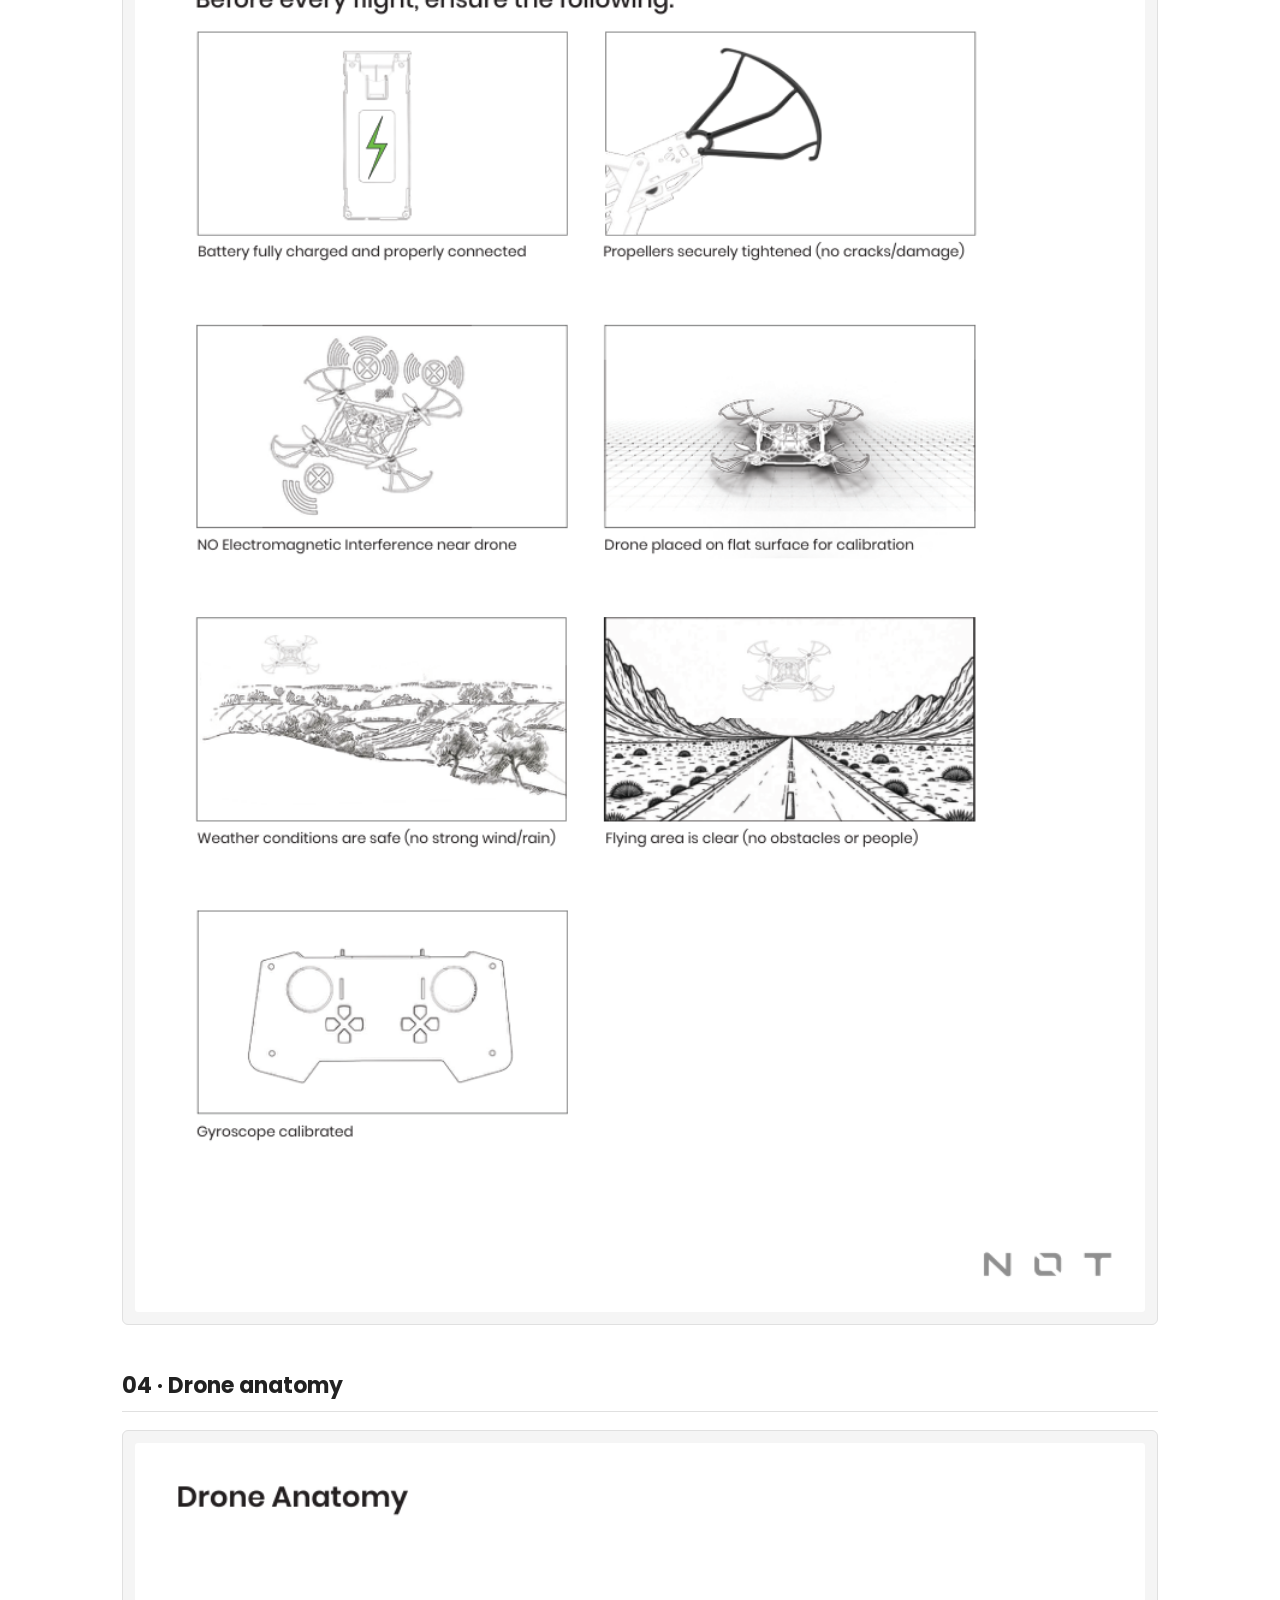
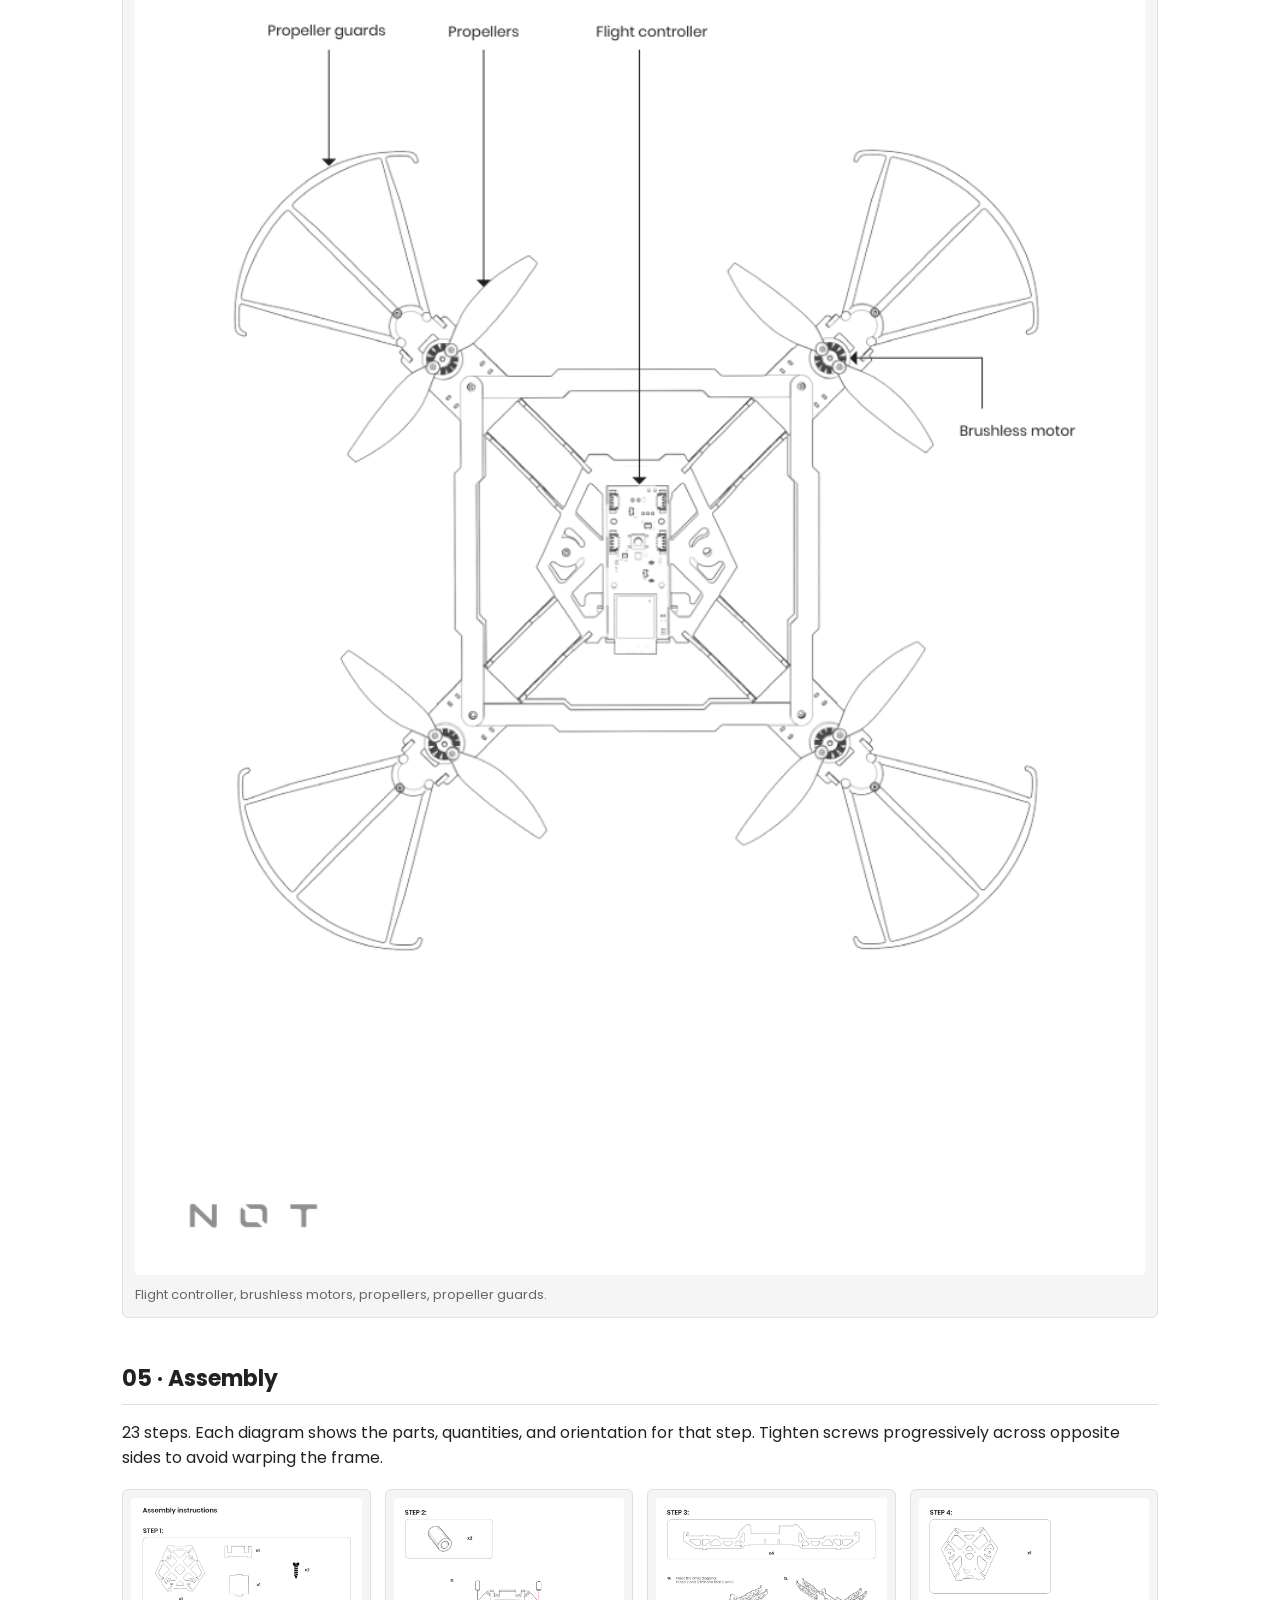
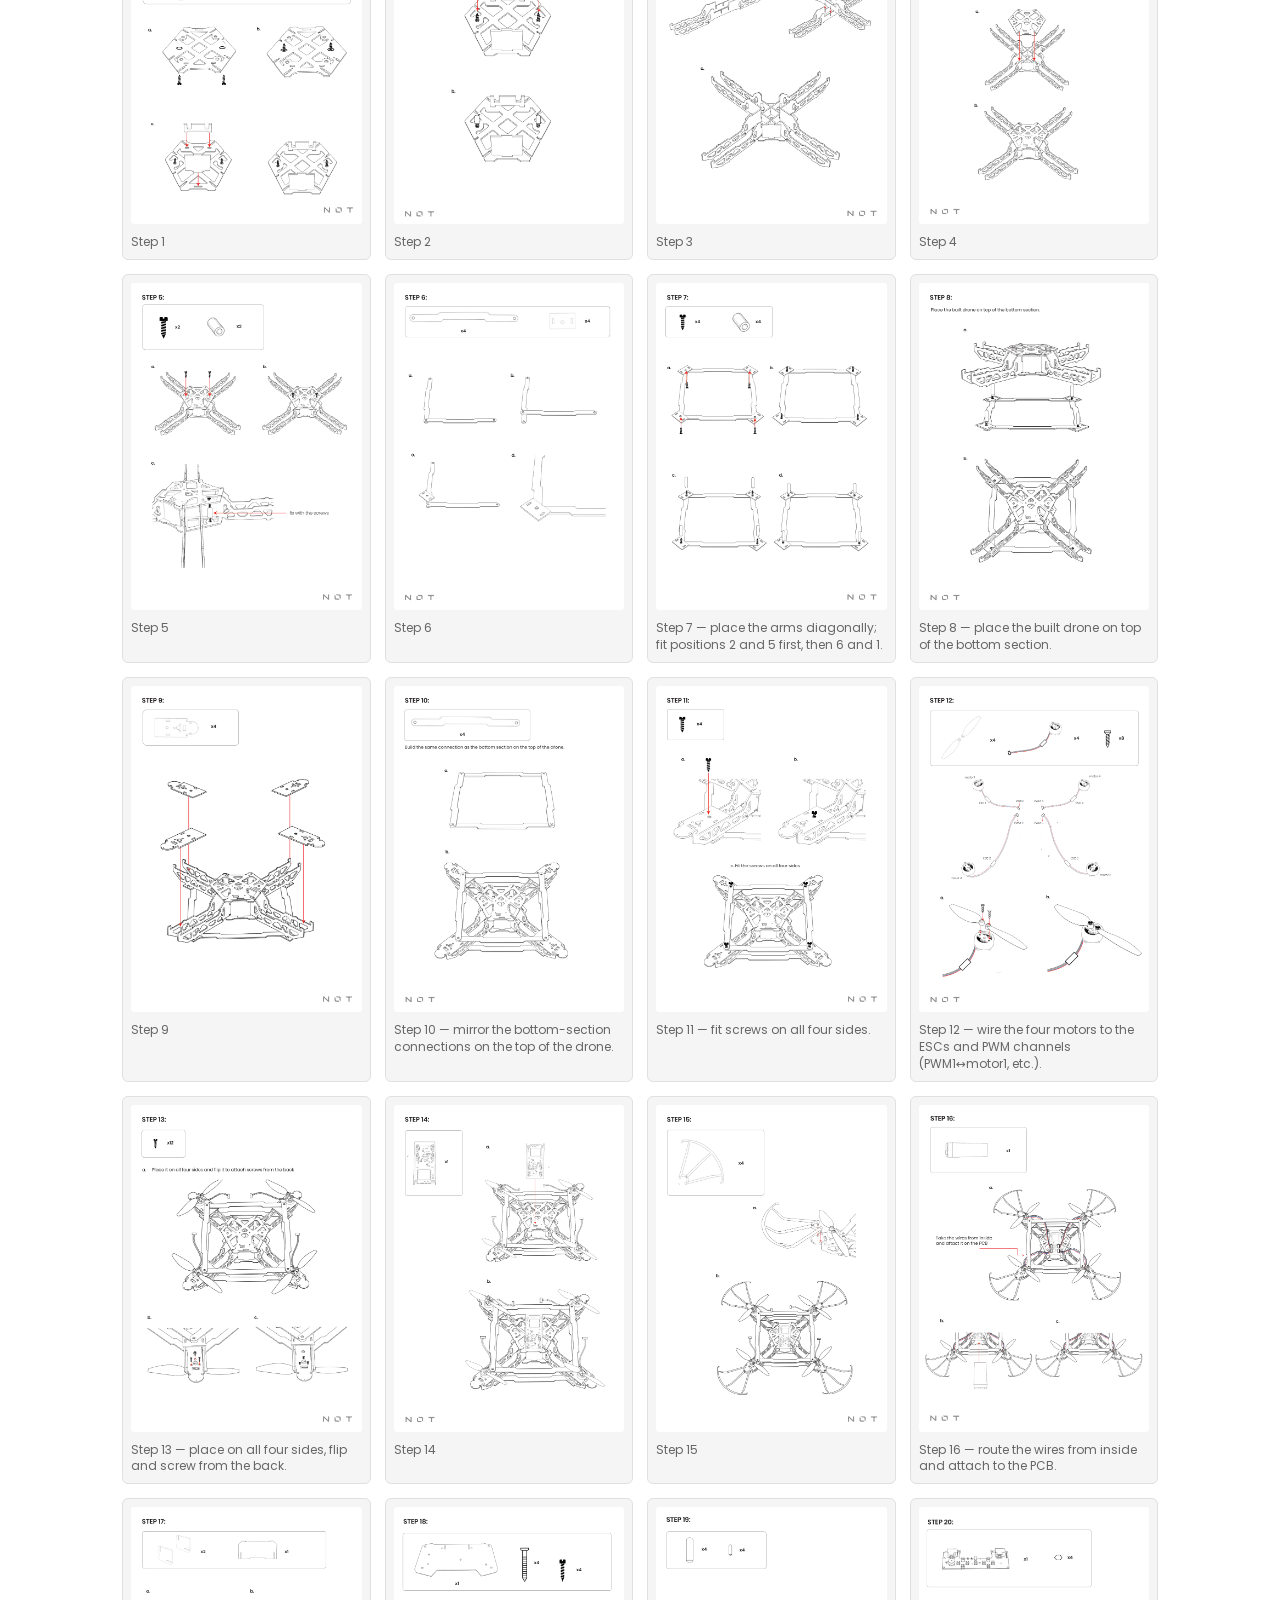
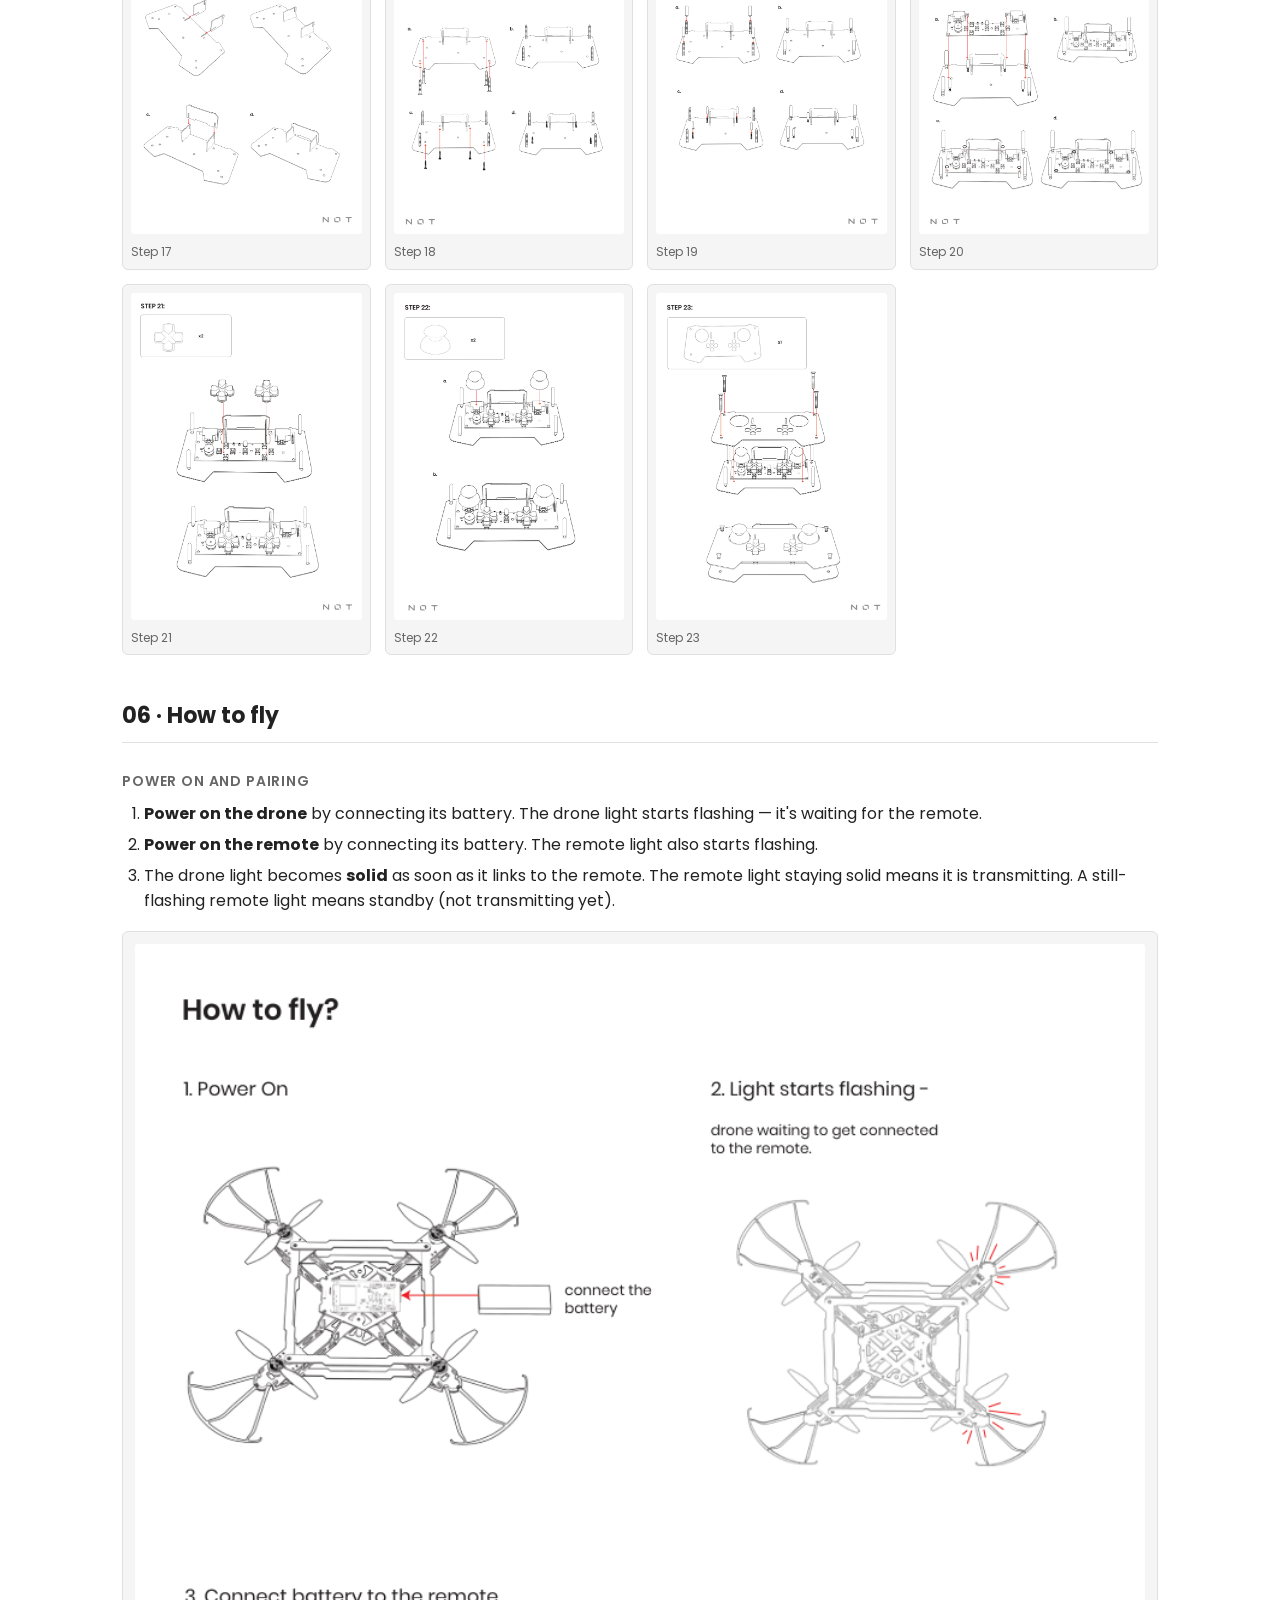
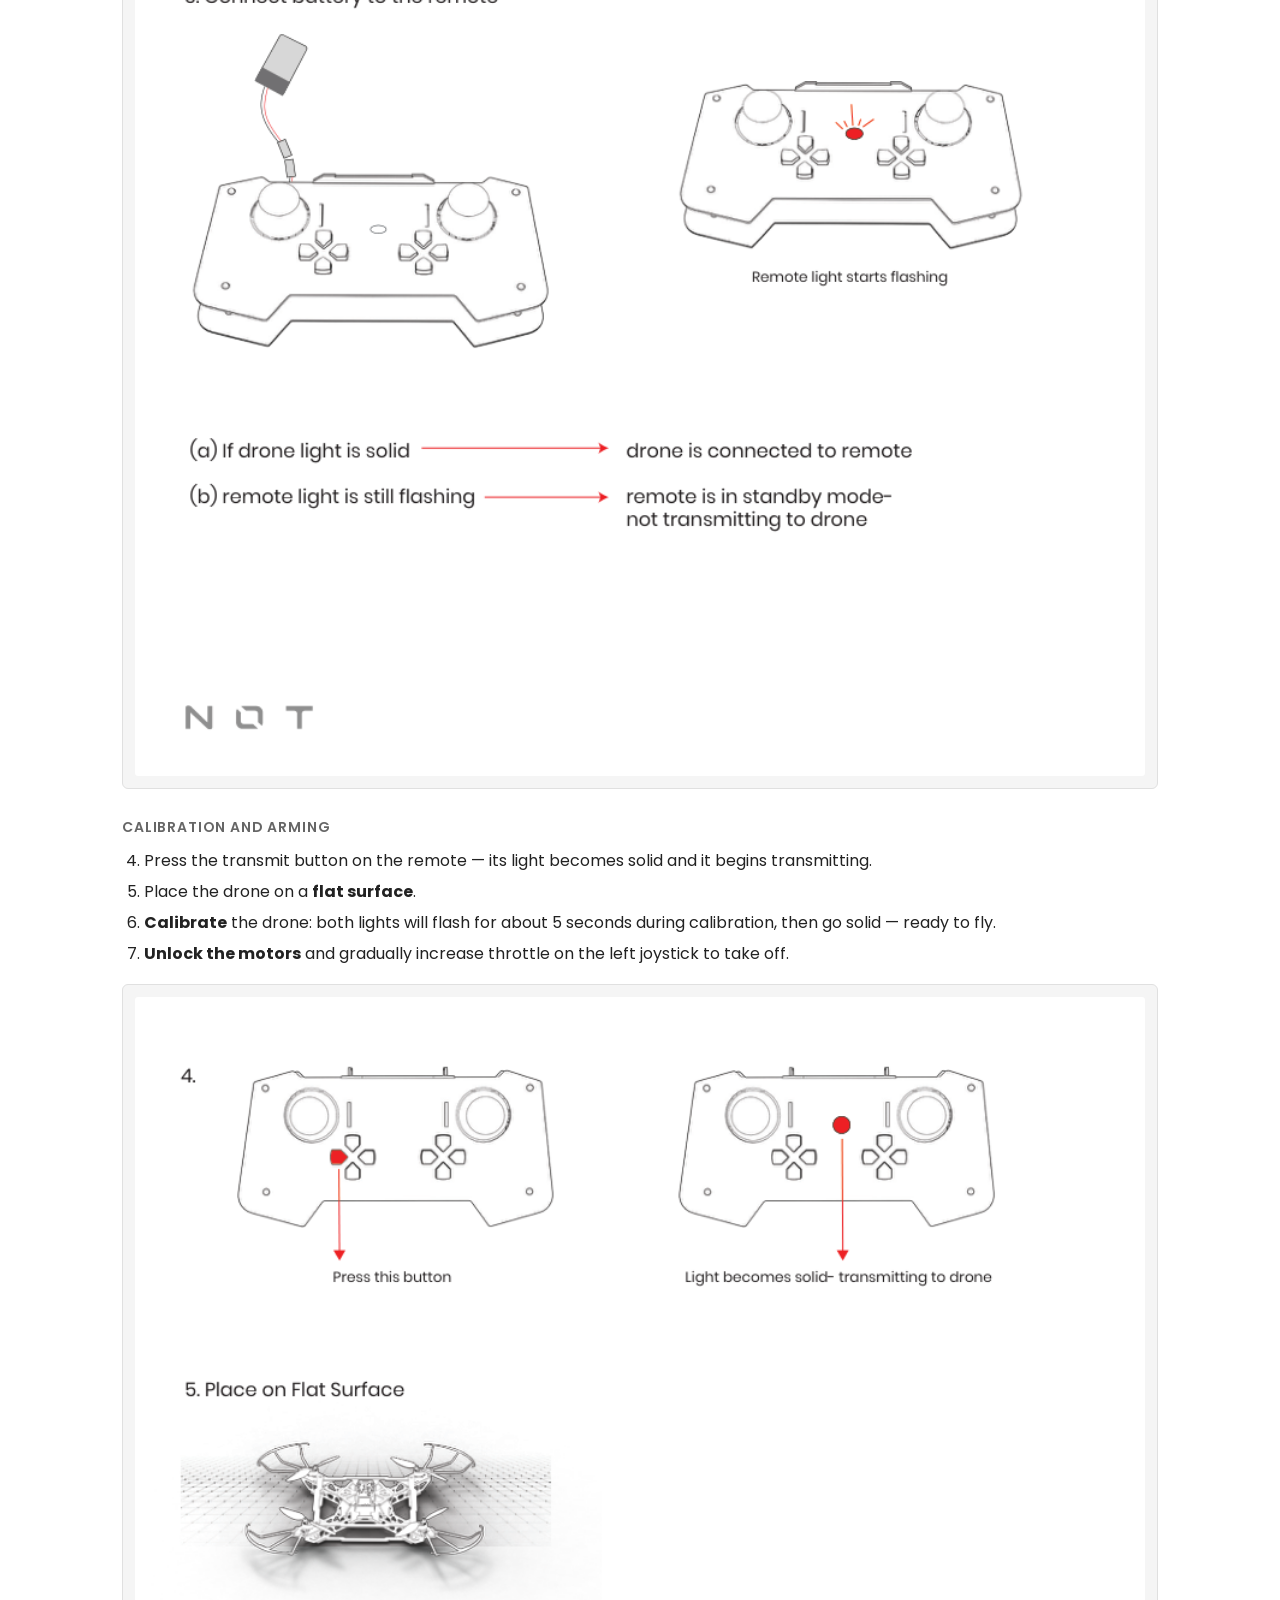
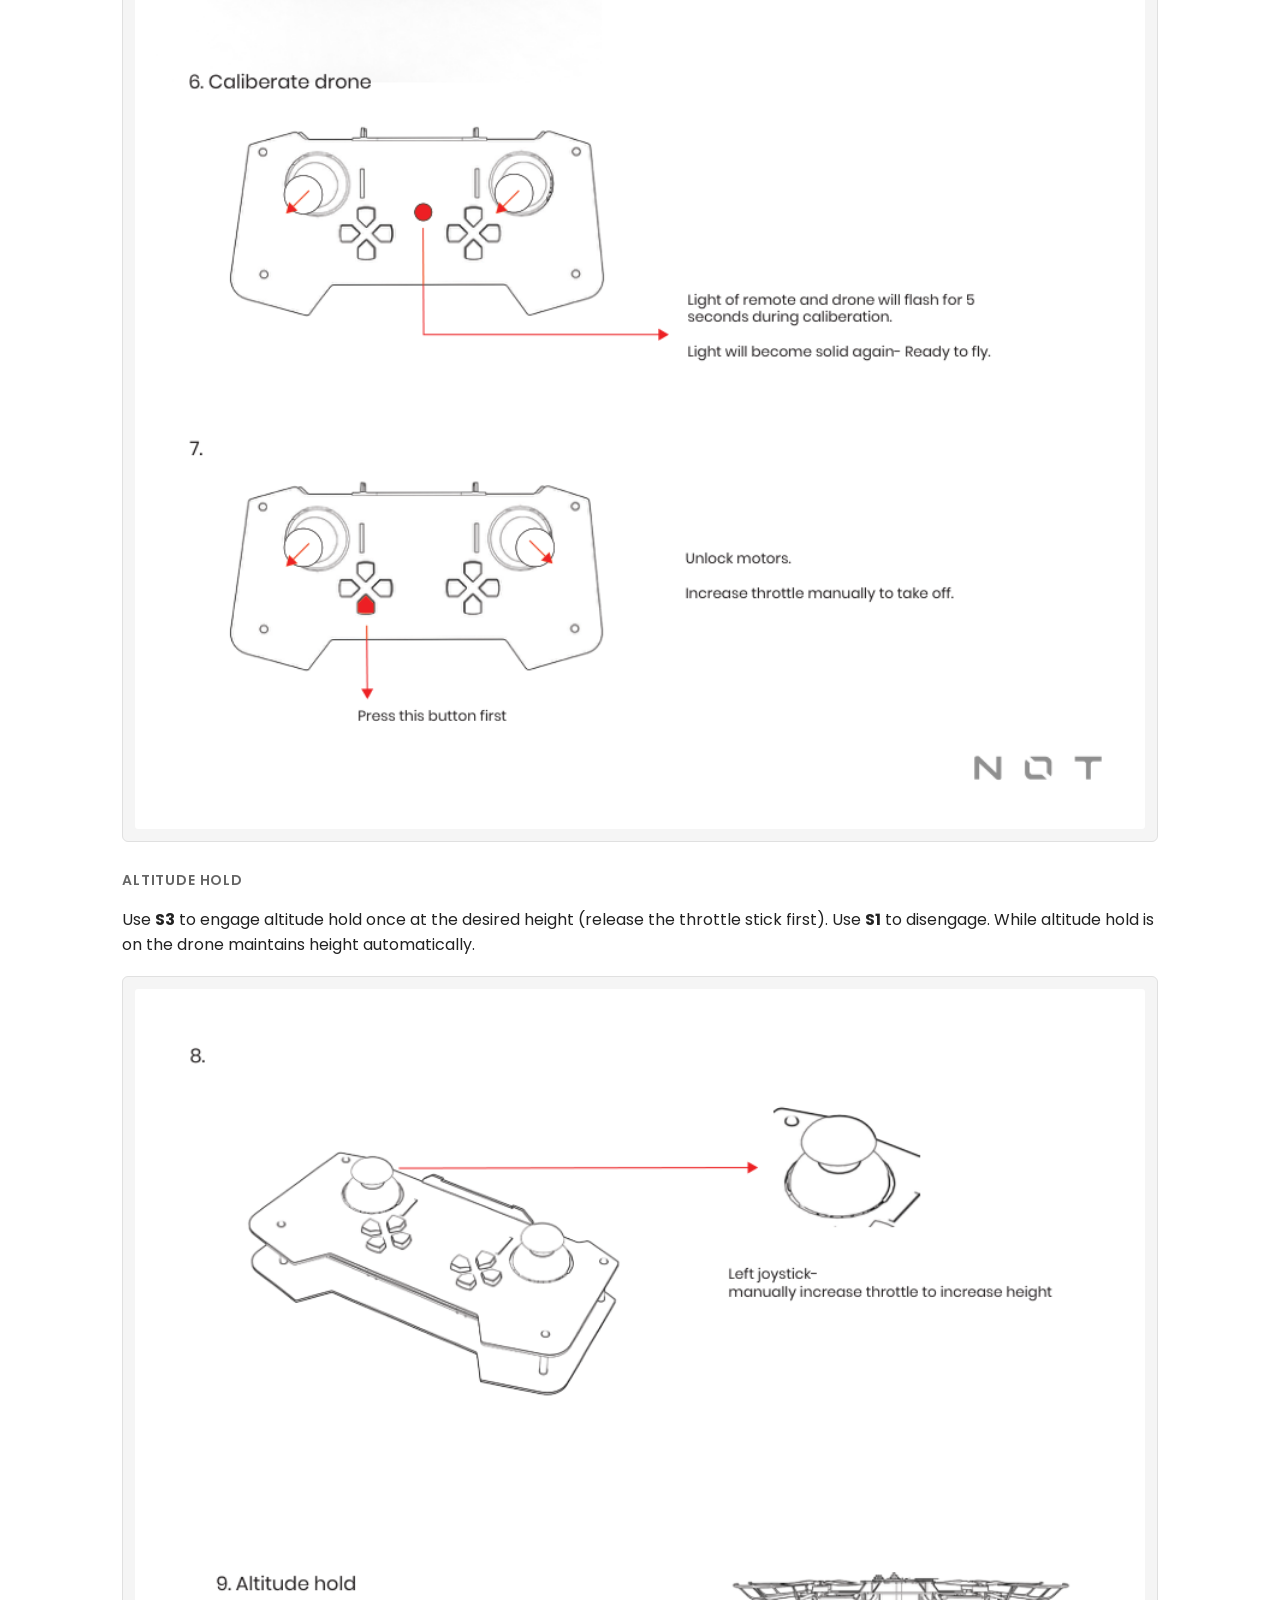
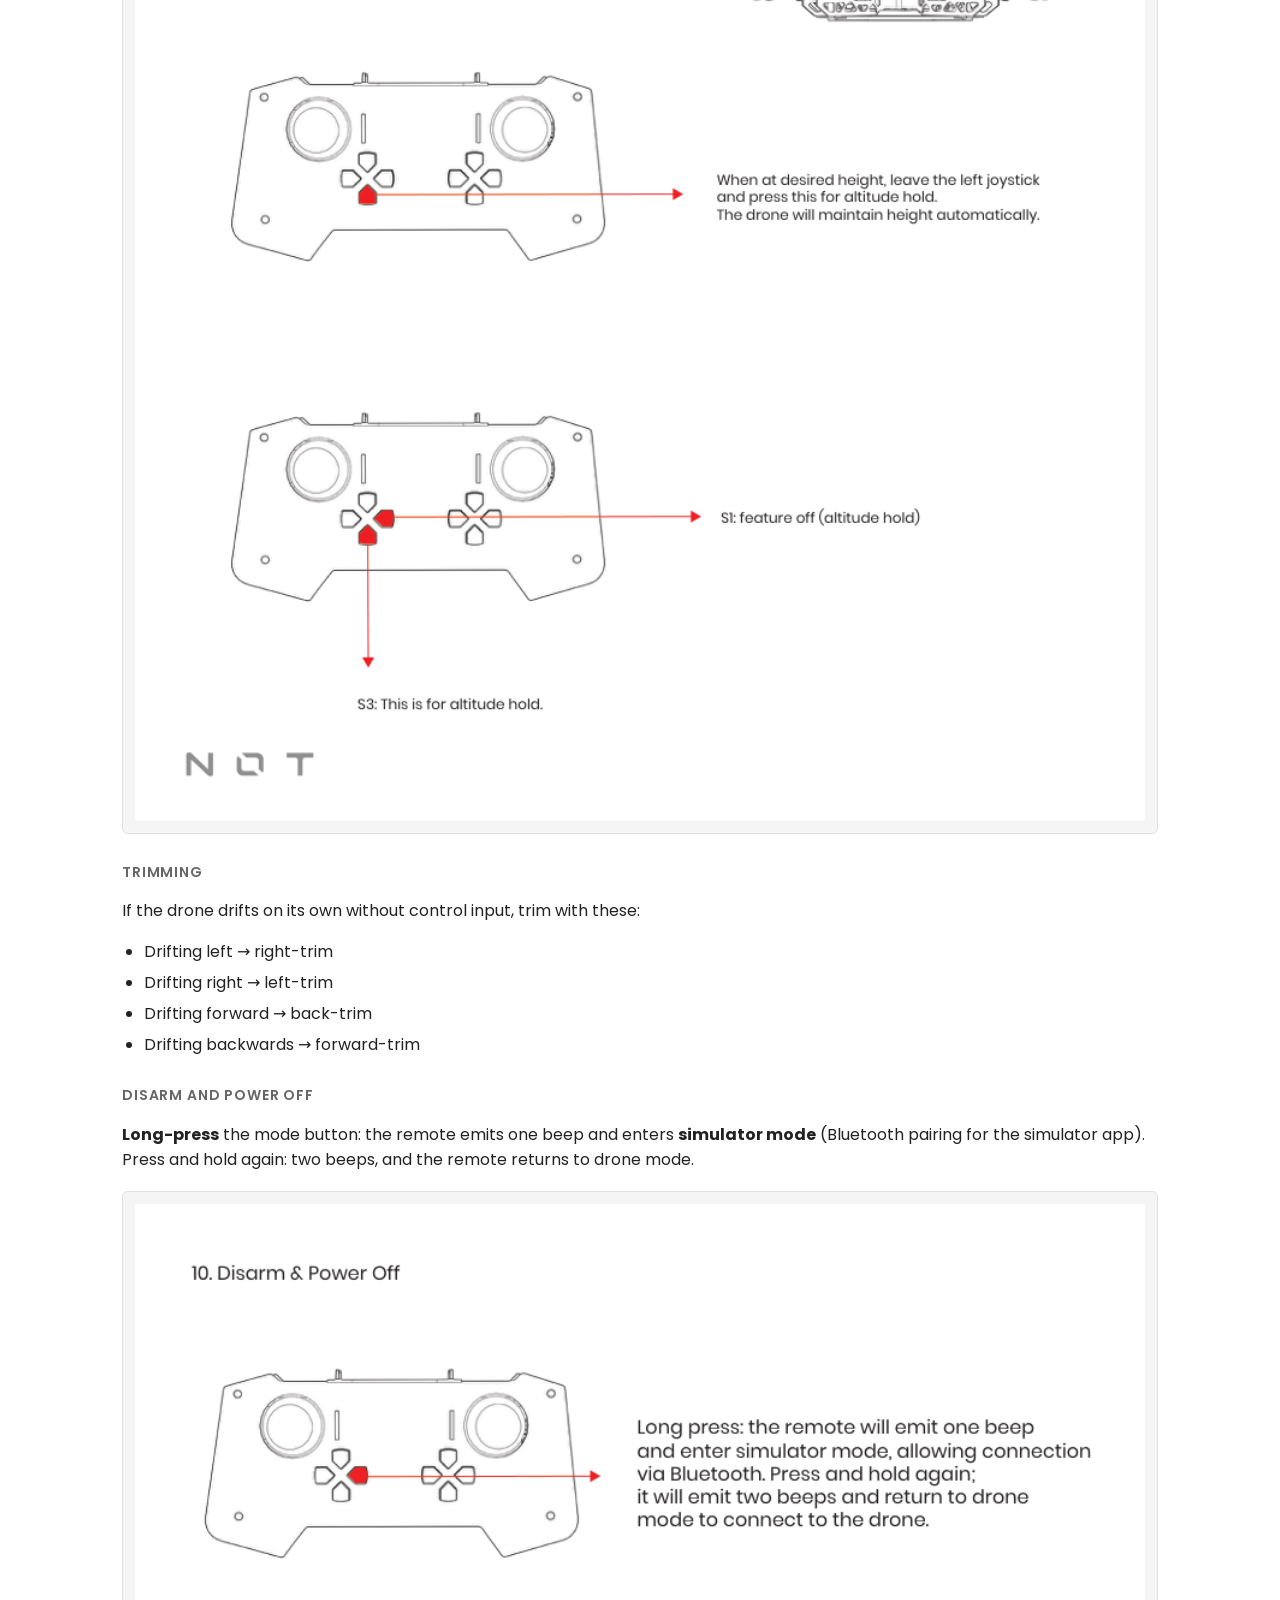
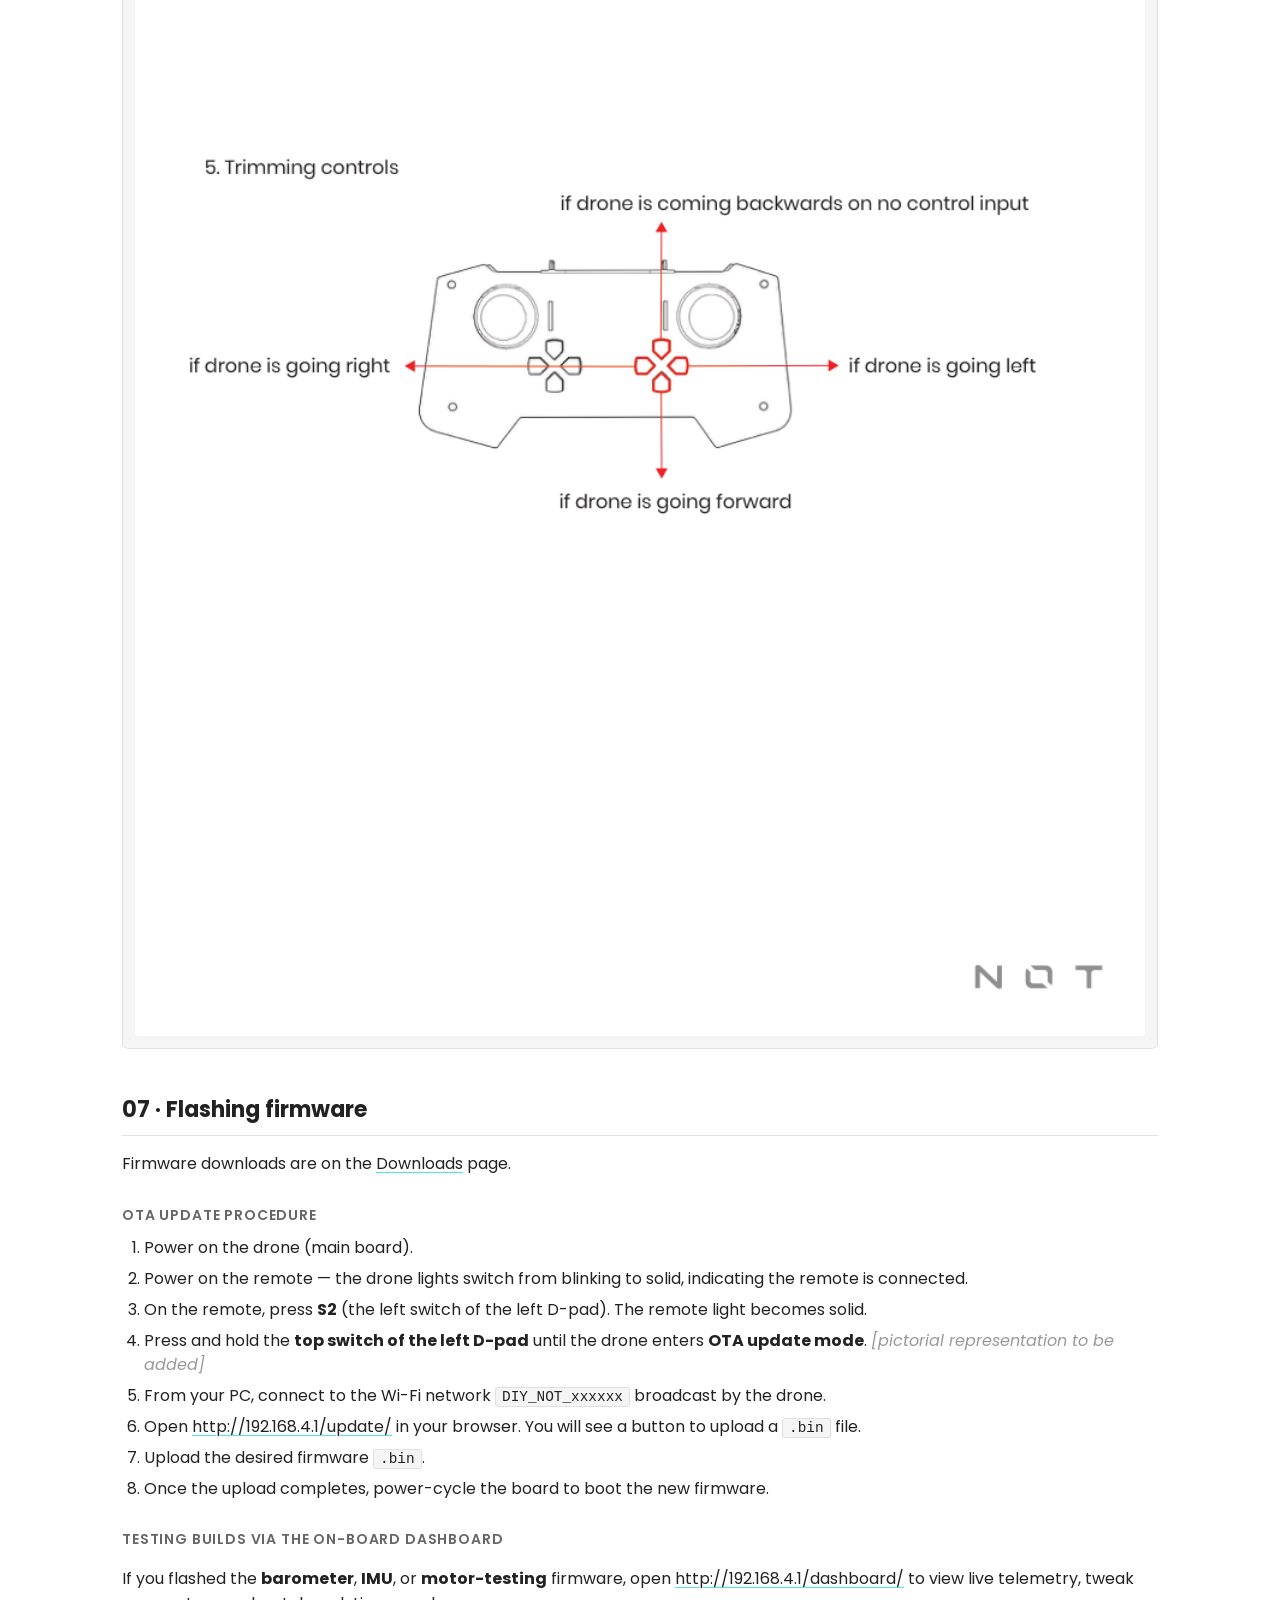
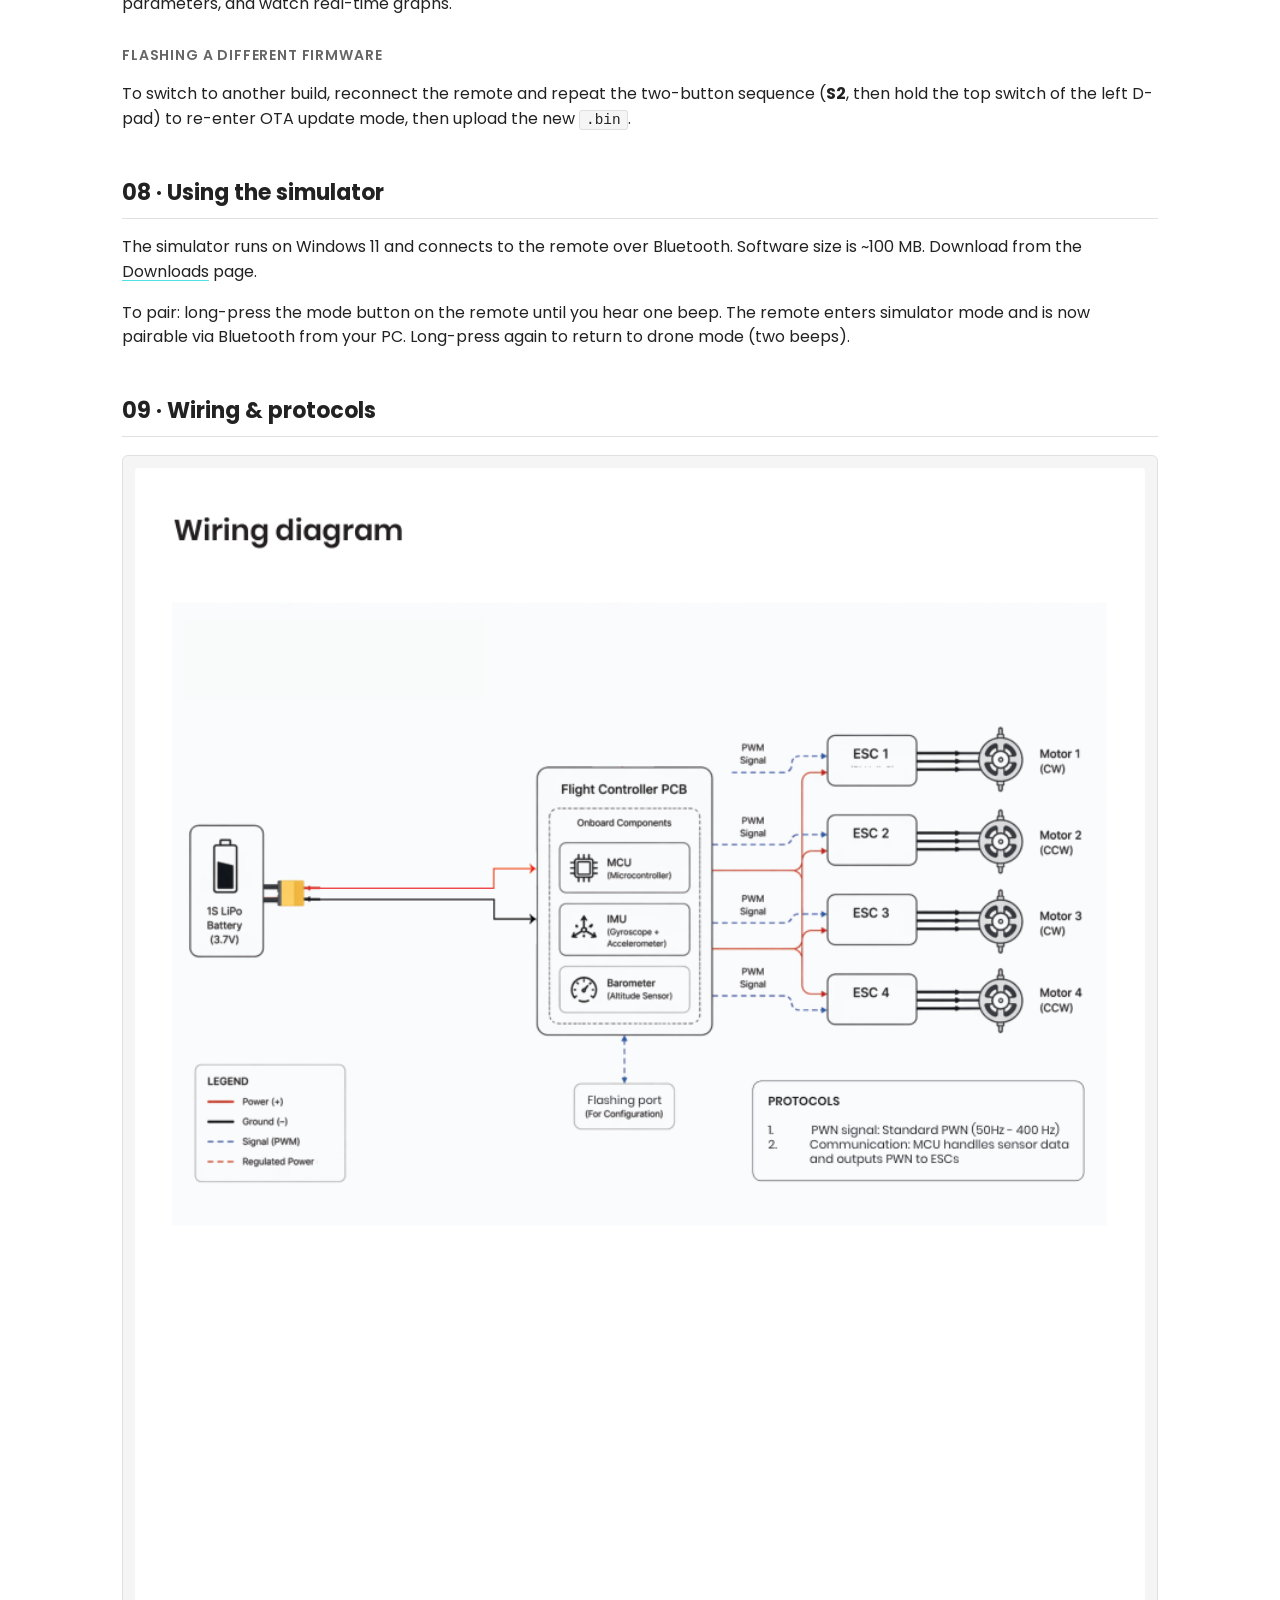
<file: tutorials.html>
<!DOCTYPE html>
<html lang="en">
<head>
  <meta charset="UTF-8" />
  <meta name="viewport" content="width=device-width, initial-scale=1.0" />
  <title>NOT Drones — Manual &amp; Tutorials</title>
  <link rel="icon" type="image/svg+xml" href="assets/logo.svg" />
  <link rel="preconnect" href="https://fonts.googleapis.com" />
  <link rel="preconnect" href="https://fonts.gstatic.com" crossorigin />
  <link rel="stylesheet" href="https://fonts.googleapis.com/css2?family=Poppins:wght@400;500;600;700&display=swap" />
  <link rel="stylesheet" href="css/style.css" />
</head>
<body>
  <header class="site-header">
    <a href="index.html" class="brand">
      <img src="assets/logo.svg" alt="NOT Drones" class="brand-logo" />
    </a>
    <nav class="site-nav">
      <a href="index.html">Downloads</a>
      <a href="tutorials.html" class="active">Tutorials</a>
      <a href="https://notdrones.com/" target="_blank" rel="noopener">notdrones.com</a>
    </nav>
  </header>

  <main class="container">
    <section class="hero">
      <div class="hero-eyebrow">NOT DIY · USER MANUAL</div>
      <h1 class="hero-title">From Parts to Flight</h1>
      <p class="hero-sub">
        Full assembly, flight, and troubleshooting guide for the NOT DIY drone.
        Prefer offline? <a href="assets/manual-diy.pdf" download>Download the PDF manual</a>.
      </p>
    </section>

    <nav class="toc">
      <a href="#getting-started">01. Getting started</a>
      <a href="#safety">02. Safety</a>
      <a href="#in-the-box">03. What's in the box</a>
      <a href="#anatomy">04. Drone anatomy</a>
      <a href="#assembly">05. Assembly</a>
      <a href="#flying">06. How to fly</a>
      <a href="#flashing">07. Flashing firmware</a>
      <a href="#simulator">08. Using the simulator</a>
      <a href="#wiring">09. Wiring &amp; protocols</a>
      <a href="#troubleshooting">10. Troubleshooting &amp; maintenance</a>
      <a href="#specs">11. Technical specifications</a>
      <a href="#checklist">12. Pre-flight checklist</a>
      <a href="#support">13. Support</a>
    </nav>

    <article class="doc">

      <section id="getting-started">
        <h2>01 &middot; Getting started</h2>
        <p>
          Welcome to the NOT DIY drone build. This manual walks you through
          every step from unboxing to first flight: safety, parts, assembly,
          flight controls, firmware updates, and troubleshooting. Work through
          the sections in order on your first build.
        </p>
        <p>
          A printable copy of this manual is available as a
          <a href="assets/manual-diy.pdf" download>PDF download</a> (1.2&nbsp;MB).
        </p>
      </section>

      <section id="safety">
        <h2>02 &middot; Safety</h2>
        <p>Read these before powering anything on.</p>
        <ol>
          <li>Power on and arm the drone only while it is on a flat surface.</li>
          <li>Do not touch moving propellers.</li>
          <li>Stay at a safe distance of more than 2&nbsp;m from the drone while flying.</li>
          <li>Maintain Visual Line of Sight (VLOS) at all times as the drone pilot.</li>
          <li>Flip the drone upside-down to initiate an emergency stop of the motors.</li>
          <li>Use the disarm gesture (see <a href="#flying">How to fly</a>) for an emergency stop mid-flight. There is also a hardware emergency-stop button.</li>
          <li>Test motors and electronics without propellers fitted.</li>
          <li>Do not connect the battery before the drone is fully assembled and inspected.</li>
        </ol>
      </section>

      <section id="in-the-box">
        <h2>03 &middot; What's in the box</h2>
        <p>Lay out all parts and confirm quantities before starting assembly.</p>
        <figure>
          <img src="assets/manual/checklist.png" alt="Pre-flight checklist illustration from the manual" loading="lazy" />
        </figure>
      </section>

      <section id="anatomy">
        <h2>04 &middot; Drone anatomy</h2>
        <figure>
          <img src="assets/manual/anatomy.png" alt="Labelled diagram of the drone: flight controller, brushless motor, propellers, propeller guards" loading="lazy" />
          <figcaption>Flight controller, brushless motors, propellers, propeller guards.</figcaption>
        </figure>
      </section>

      <section id="assembly">
        <h2>05 &middot; Assembly</h2>
        <p>23 steps. Each diagram shows the parts, quantities, and orientation for that step. Tighten screws progressively across opposite sides to avoid warping the frame.</p>
        <div class="gallery">
          <figure><img src="assets/manual/step-01.png" alt="Assembly step 1" loading="lazy" /><figcaption>Step 1</figcaption></figure>
          <figure><img src="assets/manual/step-02.png" alt="Assembly step 2" loading="lazy" /><figcaption>Step 2</figcaption></figure>
          <figure><img src="assets/manual/step-03.png" alt="Assembly step 3" loading="lazy" /><figcaption>Step 3</figcaption></figure>
          <figure><img src="assets/manual/step-04.png" alt="Assembly step 4" loading="lazy" /><figcaption>Step 4</figcaption></figure>
          <figure><img src="assets/manual/step-05.png" alt="Assembly step 5" loading="lazy" /><figcaption>Step 5</figcaption></figure>
          <figure><img src="assets/manual/step-06.png" alt="Assembly step 6" loading="lazy" /><figcaption>Step 6</figcaption></figure>
          <figure><img src="assets/manual/step-07.png" alt="Assembly step 7" loading="lazy" /><figcaption>Step 7 &mdash; place the arms diagonally; fit positions 2 and 5 first, then 6 and 1.</figcaption></figure>
          <figure><img src="assets/manual/step-08.png" alt="Assembly step 8" loading="lazy" /><figcaption>Step 8 &mdash; place the built drone on top of the bottom section.</figcaption></figure>
          <figure><img src="assets/manual/step-09.png" alt="Assembly step 9" loading="lazy" /><figcaption>Step 9</figcaption></figure>
          <figure><img src="assets/manual/step-10.png" alt="Assembly step 10" loading="lazy" /><figcaption>Step 10 &mdash; mirror the bottom-section connections on the top of the drone.</figcaption></figure>
          <figure><img src="assets/manual/step-11.png" alt="Assembly step 11" loading="lazy" /><figcaption>Step 11 &mdash; fit screws on all four sides.</figcaption></figure>
          <figure><img src="assets/manual/step-12.png" alt="Assembly step 12" loading="lazy" /><figcaption>Step 12 &mdash; wire the four motors to the ESCs and PWM channels (PWM1&harr;motor1, etc.).</figcaption></figure>
          <figure><img src="assets/manual/step-13.png" alt="Assembly step 13" loading="lazy" /><figcaption>Step 13 &mdash; place on all four sides, flip and screw from the back.</figcaption></figure>
          <figure><img src="assets/manual/step-14.png" alt="Assembly step 14" loading="lazy" /><figcaption>Step 14</figcaption></figure>
          <figure><img src="assets/manual/step-15.png" alt="Assembly step 15" loading="lazy" /><figcaption>Step 15</figcaption></figure>
          <figure><img src="assets/manual/step-16.png" alt="Assembly step 16" loading="lazy" /><figcaption>Step 16 &mdash; route the wires from inside and attach to the PCB.</figcaption></figure>
          <figure><img src="assets/manual/step-17.png" alt="Assembly step 17" loading="lazy" /><figcaption>Step 17</figcaption></figure>
          <figure><img src="assets/manual/step-18.png" alt="Assembly step 18" loading="lazy" /><figcaption>Step 18</figcaption></figure>
          <figure><img src="assets/manual/step-19.png" alt="Assembly step 19" loading="lazy" /><figcaption>Step 19</figcaption></figure>
          <figure><img src="assets/manual/step-20.png" alt="Assembly step 20" loading="lazy" /><figcaption>Step 20</figcaption></figure>
          <figure><img src="assets/manual/step-21.png" alt="Assembly step 21" loading="lazy" /><figcaption>Step 21</figcaption></figure>
          <figure><img src="assets/manual/step-22.png" alt="Assembly step 22" loading="lazy" /><figcaption>Step 22</figcaption></figure>
          <figure><img src="assets/manual/step-23.png" alt="Assembly step 23" loading="lazy" /><figcaption>Step 23</figcaption></figure>
        </div>
      </section>

      <section id="flying">
        <h2>06 &middot; How to fly</h2>

        <h3>Power on and pairing</h3>
        <ol>
          <li><strong>Power on the drone</strong> by connecting its battery. The drone light starts flashing &mdash; it's waiting for the remote.</li>
          <li><strong>Power on the remote</strong> by connecting its battery. The remote light also starts flashing.</li>
          <li>The drone light becomes <strong>solid</strong> as soon as it links to the remote. The remote light staying solid means it is transmitting. A still-flashing remote light means standby (not transmitting yet).</li>
        </ol>
        <figure>
          <img src="assets/manual/fly-1.png" alt="Power-on and pairing diagram" loading="lazy" />
        </figure>

        <h3>Calibration and arming</h3>
        <ol start="4">
          <li>Press the transmit button on the remote &mdash; its light becomes solid and it begins transmitting.</li>
          <li>Place the drone on a <strong>flat surface</strong>.</li>
          <li><strong>Calibrate</strong> the drone: both lights will flash for about 5 seconds during calibration, then go solid &mdash; ready to fly.</li>
          <li><strong>Unlock the motors</strong> and gradually increase throttle on the left joystick to take off.</li>
        </ol>
        <figure>
          <img src="assets/manual/fly-2.png" alt="Calibration and arming diagram" loading="lazy" />
        </figure>

        <h3>Altitude hold</h3>
        <p>
          Use <strong>S3</strong> to engage altitude hold once at the desired height
          (release the throttle stick first). Use <strong>S1</strong> to disengage.
          While altitude hold is on the drone maintains height automatically.
        </p>
        <figure>
          <img src="assets/manual/fly-3.png" alt="Altitude hold control diagram" loading="lazy" />
        </figure>

        <h3>Trimming</h3>
        <p>If the drone drifts on its own without control input, trim with these:</p>
        <ul>
          <li>Drifting left &rarr; right-trim</li>
          <li>Drifting right &rarr; left-trim</li>
          <li>Drifting forward &rarr; back-trim</li>
          <li>Drifting backwards &rarr; forward-trim</li>
        </ul>

        <h3>Disarm and power off</h3>
        <p>
          <strong>Long-press</strong> the mode button: the remote emits one beep
          and enters <strong>simulator mode</strong> (Bluetooth pairing for the
          simulator app). Press and hold again: two beeps, and the remote returns
          to drone mode.
        </p>
        <figure>
          <img src="assets/manual/fly-4.png" alt="Disarm and mode-toggle diagram" loading="lazy" />
        </figure>
      </section>

      <section id="flashing">
        <h2>07 &middot; Flashing firmware</h2>
        <p>Firmware downloads are on the <a href="index.html">Downloads</a> page.</p>

        <h3>OTA update procedure</h3>
        <ol>
          <li>Power on the drone (main board).</li>
          <li>Power on the remote &mdash; the drone lights switch from blinking to solid, indicating the remote is connected.</li>
          <li>On the remote, press <strong>S2</strong> (the left switch of the left D-pad). The remote light becomes solid.</li>
          <li>
            Press and hold the <strong>top switch of the left D-pad</strong>
            until the drone enters <strong>OTA update mode</strong>.
            <span class="placeholder-inline">[pictorial representation to be added]</span>
          </li>
          <li>From your PC, connect to the Wi-Fi network <code>DIY_NOT_xxxxxx</code> broadcast by the drone.</li>
          <li>
            Open
            <a href="http://192.168.4.1/update/" target="_blank" rel="noopener">http://192.168.4.1/update/</a>
            in your browser. You will see a button to upload a <code>.bin</code> file.
          </li>
          <li>Upload the desired firmware <code>.bin</code>.</li>
          <li>Once the upload completes, power-cycle the board to boot the new firmware.</li>
        </ol>

        <h3>Testing builds via the on-board dashboard</h3>
        <p>
          If you flashed the <strong>barometer</strong>, <strong>IMU</strong>, or
          <strong>motor-testing</strong> firmware, open
          <a href="http://192.168.4.1/dashboard/" target="_blank" rel="noopener">http://192.168.4.1/dashboard/</a>
          to view live telemetry, tweak parameters, and watch real-time graphs.
        </p>

        <h3>Flashing a different firmware</h3>
        <p>
          To switch to another build, reconnect the remote and repeat the
          two-button sequence (<strong>S2</strong>, then hold the top switch of the
          left D-pad) to re-enter OTA update mode, then upload the new <code>.bin</code>.
        </p>
      </section>

      <section id="simulator">
        <h2>08 &middot; Using the simulator</h2>
        <p>
          The simulator runs on Windows 11 and connects to the remote over
          Bluetooth. Software size is ~100&nbsp;MB. Download from the
          <a href="index.html">Downloads</a> page.
        </p>
        <p>
          To pair: long-press the mode button on the remote until you hear one
          beep. The remote enters simulator mode and is now pairable via
          Bluetooth from your PC. Long-press again to return to drone mode
          (two beeps).
        </p>
      </section>

      <section id="wiring">
        <h2>09 &middot; Wiring &amp; protocols</h2>
        <figure>
          <img src="assets/manual/wiring.png" alt="Drone wiring diagram with motor, ESC, and PWM labels" loading="lazy" />
        </figure>
        <ul>
          <li><strong>PWM signal:</strong> standard PWM, 50&nbsp;Hz &ndash; 400&nbsp;Hz.</li>
          <li><strong>Communication:</strong> the MCU handles sensor data and outputs PWM to the ESCs.</li>
          <li><strong>Flashing port:</strong> see the labelled point on the diagram for the USB/serial flashing connection.</li>
        </ul>
      </section>

      <section id="troubleshooting">
        <h2>10 &middot; Troubleshooting &amp; maintenance</h2>
        <figure>
          <img src="assets/manual/troubleshoot.png" alt="Troubleshooting table from the manual" loading="lazy" />
        </figure>

        <h3>Common problems</h3>
        <table class="spec-table">
          <thead>
            <tr><th>Problem</th><th>Possible cause</th><th>Solution</th></tr>
          </thead>
          <tbody>
            <tr><td>Drone not taking off</td><td>Low battery / motor issue</td><td>Charge battery; check motors</td></tr>
            <tr><td>Drone drifting</td><td>Improper calibration</td><td>Recalibrate sensors</td></tr>
            <tr><td>One motor not spinning</td><td>ESC or wiring issue / low battery</td><td>Check connections; fully charge the battery before flying</td></tr>
            <tr><td>Poor control range</td><td>Signal interference</td><td>Change location</td></tr>
            <tr><td>Sudden shutdown</td><td>Battery voltage drop</td><td>Use a fully charged battery</td></tr>
          </tbody>
        </table>

        <h3>Maintenance</h3>
        <ul>
          <li>Do not operate in rain or dusty environments &mdash; dust may jam the motors and moisture may damage the electronics.</li>
          <li>Keep the drone clean and dust-free.</li>
          <li>Regularly inspect propellers for damage.</li>
          <li>Do not overcharge or fully drain the battery.</li>
          <li>Store the battery in a cool, dry place.</li>
          <li>Check screws and frame for looseness.</li>
          <li>Store the drone safely when not in use.</li>
        </ul>

        <h3>Tips</h3>
        <ul>
          <li>Always fly responsibly and follow local drone regulations.</li>
          <li>Replace damaged propellers immediately.</li>
        </ul>
      </section>

      <section id="specs">
        <h2>11 &middot; Technical specifications</h2>
        <div class="spec-grid">
          <div class="spec-card">
            <h3>Drone</h3>
            <table class="spec-table">
              <tr><td>Frame</td><td>Polycarbonate (lightweight &amp; durable)</td></tr>
              <tr><td>Weight</td><td>180&nbsp;g</td></tr>
              <tr><td>Battery</td><td>100&nbsp;mAh, 3.7&nbsp;V Li-Po</td></tr>
              <tr><td>Flight time</td><td>8&ndash;10 minutes</td></tr>
              <tr><td>Charging time</td><td>60&ndash;80 minutes</td></tr>
              <tr><td>Range</td><td>150&nbsp;ft</td></tr>
              <tr><td>Propellers</td><td>64&nbsp;mm ABS</td></tr>
              <tr><td>Motors</td><td>BLDC, 3600&nbsp;kV</td></tr>
              <tr><td>Flight controller MCU</td><td>ESP32</td></tr>
              <tr><td>Sensors</td><td>Barometer + 6-axis IMU</td></tr>
              <tr><td>Features</td><td>Altitude hold, trimming keys</td></tr>
            </table>
          </div>

          <div class="spec-card">
            <h3>Remote controller</h3>
            <table class="spec-table">
              <tr><td>MCU</td><td>ESP32</td></tr>
              <tr><td>Wireless</td><td>Bluetooth + Wi-Fi</td></tr>
              <tr><td>Battery</td><td>3.7&nbsp;V Li-Po</td></tr>
              <tr><td>Joysticks</td><td>2</td></tr>
              <tr><td>Buttons</td><td>8</td></tr>
              <tr><td>Light</td><td>1</td></tr>
              <tr><td>Buzzer</td><td>Yes</td></tr>
            </table>
          </div>

          <div class="spec-card">
            <h3>Simulator</h3>
            <table class="spec-table">
              <tr><td>Platform</td><td>Windows 11</td></tr>
              <tr><td>Connection</td><td>Bluetooth</td></tr>
              <tr><td>Software size</td><td>~100&nbsp;MB</td></tr>
            </table>
          </div>
        </div>
      </section>

      <section id="checklist">
        <h2>12 &middot; Pre-flight checklist</h2>
        <p>Before every flight, confirm:</p>
        <ul class="checklist">
          <li>Battery fully charged and properly connected.</li>
          <li>Propellers securely tightened &mdash; no cracks or damage.</li>
          <li>No electromagnetic interference near the drone.</li>
          <li>Drone placed on a flat surface for calibration.</li>
          <li>Gyroscope calibrated.</li>
          <li>Flying area is clear &mdash; no obstacles or people.</li>
          <li>Weather is safe &mdash; no strong wind or rain.</li>
        </ul>
      </section>

      <section id="support">
        <h2>13 &middot; Support</h2>
        <p>
          Questions or issues? Email
          <a href="mailto:support@electrobotic.in">support@electrobotic.in</a>.
        </p>
      </section>

    </article>

    <section class="cta">
      <a href="index.html" class="btn btn-large">&larr; Back to downloads</a>
    </section>
  </main>

  <footer class="site-footer">
    <span>NOT Drones Innovations Pvt Ltd</span>
    <span class="dim">internal distribution</span>
  </footer>
</body>
</html>
</file>
<file: css/style.css>
:root {
  --bg: #ffffff;
  --surface: #f5f5f5;
  --surface-2: #ebebeb;
  --border: #e0e0e0;
  --border-strong: #cccccc;
  --accent: #4ee2e2;
  --accent-strong: #2bc8c8;
  --accent-dim: rgba(78, 226, 226, 0.18);
  --accent-glow: rgba(78, 226, 226, 0.45);
  --text: #222222;
  --text-dim: #666666;
  --text-faint: #999999;
  --heading: #222222;
  --shadow-soft: 0 1px 2px rgba(0,0,0,0.04), 0 2px 8px rgba(0,0,0,0.04);
  --shadow-hover: 0 6px 16px rgba(0,0,0,0.08), 0 12px 32px rgba(0,0,0,0.06);
  --font-mono: "JetBrains Mono", "Fira Code", "SF Mono", Consolas, "Courier New", monospace;
  --font-sans: "Poppins", -apple-system, BlinkMacSystemFont, "Segoe UI", system-ui, Roboto, sans-serif;
  --radius: 6px;
  --max-width: 1100px;
}

* { box-sizing: border-box; }

html, body {
  margin: 0;
  padding: 0;
  background: var(--bg);
  color: var(--text);
  font-family: var(--font-sans);
  font-size: 16px;
  line-height: 1.55;
  font-weight: 400;
  -webkit-font-smoothing: antialiased;
  min-height: 100vh;
}

a { color: var(--text); text-decoration: underline; text-underline-offset: 3px; text-decoration-thickness: 1px; }
a:hover { color: var(--accent-strong); }

code {
  font-family: var(--font-mono);
  font-size: 0.9em;
  background: var(--surface);
  border: 1px solid var(--border);
  padding: 1px 6px;
  border-radius: 3px;
  color: var(--text);
}

.site-header {
  display: flex;
  align-items: center;
  justify-content: space-between;
  padding: 18px 32px;
  border-bottom: 1px solid var(--border);
  background: rgba(255,255,255,0.92);
  backdrop-filter: blur(6px);
  position: sticky;
  top: 0;
  z-index: 10;
}

.brand { display: inline-flex; align-items: center; gap: 12px; text-decoration: none; }
.brand-logo { height: 22px; width: auto; display: block; }

.site-nav { display: flex; gap: 26px; font-size: 14px; font-weight: 500; }
.site-nav a { color: var(--text-dim); text-decoration: none; }
.site-nav a:hover { color: var(--text); }
.site-nav a.active { color: var(--text); }

.container {
  max-width: var(--max-width);
  margin: 0 auto;
  padding: 64px 32px 80px;
}

.hero { margin-bottom: 56px; }
.hero-eyebrow {
  font-family: var(--font-mono);
  font-size: 12px;
  letter-spacing: 0.15em;
  color: var(--accent-strong);
  margin-bottom: 14px;
  text-transform: uppercase;
}
.hero-title {
  font-weight: 700;
  font-size: clamp(36px, 6vw, 60px);
  line-height: 1.08;
  margin: 0 0 18px;
  color: var(--heading);
  letter-spacing: -0.02em;
}
.hero-sub {
  color: var(--text-dim);
  font-size: 17px;
  max-width: 580px;
  margin: 0;
}
.hero-sub a { color: var(--text); text-decoration-color: var(--accent-strong); }

.section-title {
  font-size: 14px;
  letter-spacing: 0.06em;
  font-weight: 600;
  color: var(--text-dim);
  text-transform: uppercase;
  margin: 0 0 22px;
}

.grid {
  display: grid;
  grid-template-columns: repeat(auto-fit, minmax(280px, 1fr));
  gap: 20px;
}

.card {
  background: #ffffff;
  border: 1px solid var(--border);
  border-radius: var(--radius);
  padding: 22px 22px 24px;
  display: flex;
  flex-direction: column;
  align-items: stretch;
  position: relative;
  box-shadow: var(--shadow-soft);
  transition: border-color 0.15s ease, transform 0.15s ease, box-shadow 0.15s ease;
}
.card:hover {
  border-color: var(--accent);
  transform: translateY(-2px);
  box-shadow: var(--shadow-hover);
}

.card-unavailable {
  position: relative;
  opacity: 0.7;
}
.card-unavailable:hover {
  border-color: var(--border);
  transform: none;
  box-shadow: var(--shadow-soft);
}
.card-unavailable .qr,
.card-unavailable .btn {
  filter: grayscale(1);
  cursor: not-allowed;
  pointer-events: none;
}
.card-unavailable-overlay {
  position: absolute;
  inset: 0;
  display: flex;
  flex-direction: column;
  align-items: center;
  justify-content: center;
  gap: 6px;
  background: rgba(255, 255, 255, 0.82);
  border-radius: var(--radius);
  text-align: center;
  padding: 16px;
  pointer-events: none;
}
.card-unavailable-title {
  font-family: var(--font-mono);
  font-size: 13px;
  letter-spacing: 0.1em;
  text-transform: uppercase;
  color: var(--text);
  font-weight: 600;
}
.card-unavailable-msg {
  font-size: 12px;
  color: var(--text-dim);
}

.card-tag {
  font-family: var(--font-mono);
  font-size: 10px;
  letter-spacing: 0.18em;
  color: var(--text);
  background: var(--accent-dim);
  border: 1px solid transparent;
  padding: 3px 8px;
  border-radius: 999px;
  align-self: flex-start;
  margin-bottom: 14px;
  font-weight: 600;
}
.card-title {
  font-size: 19px;
  font-weight: 600;
  margin: 0 0 6px;
  color: var(--heading);
}
.card-desc {
  color: var(--text-dim);
  font-size: 14px;
  margin: 0 0 18px;
  min-height: 42px;
}

.qr {
  display: flex;
  align-items: center;
  justify-content: center;
  background: #ffffff;
  border: 1px solid var(--border);
  border-radius: var(--radius);
  padding: 10px;
  width: 100%;
  aspect-ratio: 1 / 1;
  max-width: 220px;
  margin: 0 auto 18px;
  transition: box-shadow 0.15s ease, transform 0.15s ease, border-color 0.15s ease;
  cursor: pointer;
}
.qr:hover {
  border-color: var(--accent);
  box-shadow: 0 0 0 1px var(--accent), 0 0 22px var(--accent-glow);
  transform: scale(1.015);
}
.qr canvas, .qr img { display: block; width: 100%; height: 100%; }

.btn {
  display: inline-block;
  font-size: 13px;
  letter-spacing: 0.03em;
  font-weight: 600;
  color: var(--text);
  background: #ffffff;
  border: 1px solid var(--text);
  padding: 11px 20px;
  border-radius: var(--radius);
  text-align: center;
  text-decoration: none;
  transition: all 0.15s ease;
  cursor: pointer;
}
.btn:hover {
  background: var(--text);
  color: #ffffff;
  text-decoration: none;
}
.btn-large { padding: 14px 28px; font-size: 14px; }

.cta { margin-top: 56px; text-align: center; }

.video-section { margin-top: 64px; }
.demo-video {
  width: 100%;
  aspect-ratio: 16 / 9;
  display: block;
  background: #000;
  border: 1px solid var(--border);
  border-radius: var(--radius);
  box-shadow: var(--shadow-soft);
}

.site-footer {
  border-top: 1px solid var(--border);
  padding: 22px 32px;
  font-size: 13px;
  color: var(--text-dim);
  display: flex;
  justify-content: space-between;
  letter-spacing: 0.02em;
}
.site-footer .dim { color: var(--text-faint); }

.toc {
  display: flex;
  flex-direction: column;
  gap: 6px;
  padding: 18px 22px;
  background: var(--surface);
  border: 1px solid var(--border);
  border-radius: var(--radius);
  margin-bottom: 48px;
  font-family: var(--font-mono);
  font-size: 14px;
}
.toc a { color: var(--text-dim); text-decoration: none; display: block; }
.toc a:hover { color: var(--accent-strong); }

.doc section { margin-bottom: 44px; scroll-margin-top: 90px; }
.doc h2 {
  font-size: 22px;
  font-weight: 700;
  margin: 0 0 14px;
  padding-bottom: 8px;
  border-bottom: 1px solid var(--border);
  color: var(--heading);
}
.doc h3 {
  font-size: 14px;
  letter-spacing: 0.06em;
  text-transform: uppercase;
  color: var(--text-dim);
  margin: 28px 0 10px;
  font-weight: 600;
}
.doc p, .doc li { color: var(--text); }
.doc ol, .doc ul { padding-left: 22px; margin: 8px 0 12px; }
.doc li { margin-bottom: 6px; }
.doc a { color: var(--text); text-decoration-color: var(--accent); }
.doc a:hover { color: var(--accent-strong); }
.doc .placeholder {
  color: var(--text-faint);
  background: var(--surface);
  border-left: 3px solid var(--accent);
  padding: 10px 14px;
  border-radius: 0 var(--radius) var(--radius) 0;
  font-style: italic;
}
.placeholder-inline {
  display: inline;
  color: var(--text-faint);
  font-style: italic;
}

.doc figure {
  margin: 18px 0 22px;
  padding: 12px;
  background: var(--surface);
  border: 1px solid var(--border);
  border-radius: var(--radius);
}
.doc figure img {
  display: block;
  width: 100%;
  height: auto;
  border-radius: 3px;
  background: #fff;
}
.doc figcaption {
  margin-top: 10px;
  font-size: 13px;
  color: var(--text-dim);
}

.doc .gallery {
  display: grid;
  grid-template-columns: repeat(auto-fill, minmax(220px, 1fr));
  gap: 14px;
  margin: 18px 0;
}
.doc .gallery figure { margin: 0; padding: 8px; }
.doc .gallery figcaption { font-size: 12px; line-height: 1.4; }

.spec-grid {
  display: grid;
  grid-template-columns: repeat(auto-fit, minmax(260px, 1fr));
  gap: 18px;
  margin-top: 14px;
}
.spec-card {
  background: var(--surface);
  border: 1px solid var(--border);
  border-radius: var(--radius);
  padding: 18px;
}
.spec-card h3 {
  margin: 0 0 12px;
  font-size: 12px;
  letter-spacing: 0.12em;
  text-transform: uppercase;
  color: var(--accent-strong);
  font-weight: 700;
}

.spec-table {
  width: 100%;
  border-collapse: collapse;
  font-size: 14px;
}
.spec-table td, .spec-table th {
  padding: 7px 8px;
  border-bottom: 1px solid var(--border);
  text-align: left;
  vertical-align: top;
}
.spec-table th {
  font-size: 12px;
  letter-spacing: 0.06em;
  text-transform: uppercase;
  color: var(--text-dim);
  font-weight: 600;
}
.spec-table td:first-child { color: var(--text-dim); width: 42%; }
.spec-card .spec-table td:first-child { color: var(--text-dim); }

.checklist {
  list-style: none;
  padding-left: 0;
}
.checklist li {
  position: relative;
  padding-left: 28px;
  margin-bottom: 8px;
}
.checklist li::before {
  content: "□";
  position: absolute;
  left: 0;
  top: 0;
  color: var(--accent-strong);
  font-family: var(--font-mono);
  font-size: 18px;
  line-height: 1;
}

@media (max-width: 600px) {
  .site-header { padding: 14px 20px; }
  .container { padding: 40px 20px 60px; }
  .site-nav { gap: 16px; font-size: 13px; }
  .site-footer { padding: 18px 20px; flex-direction: column; gap: 4px; }
}
</file>
